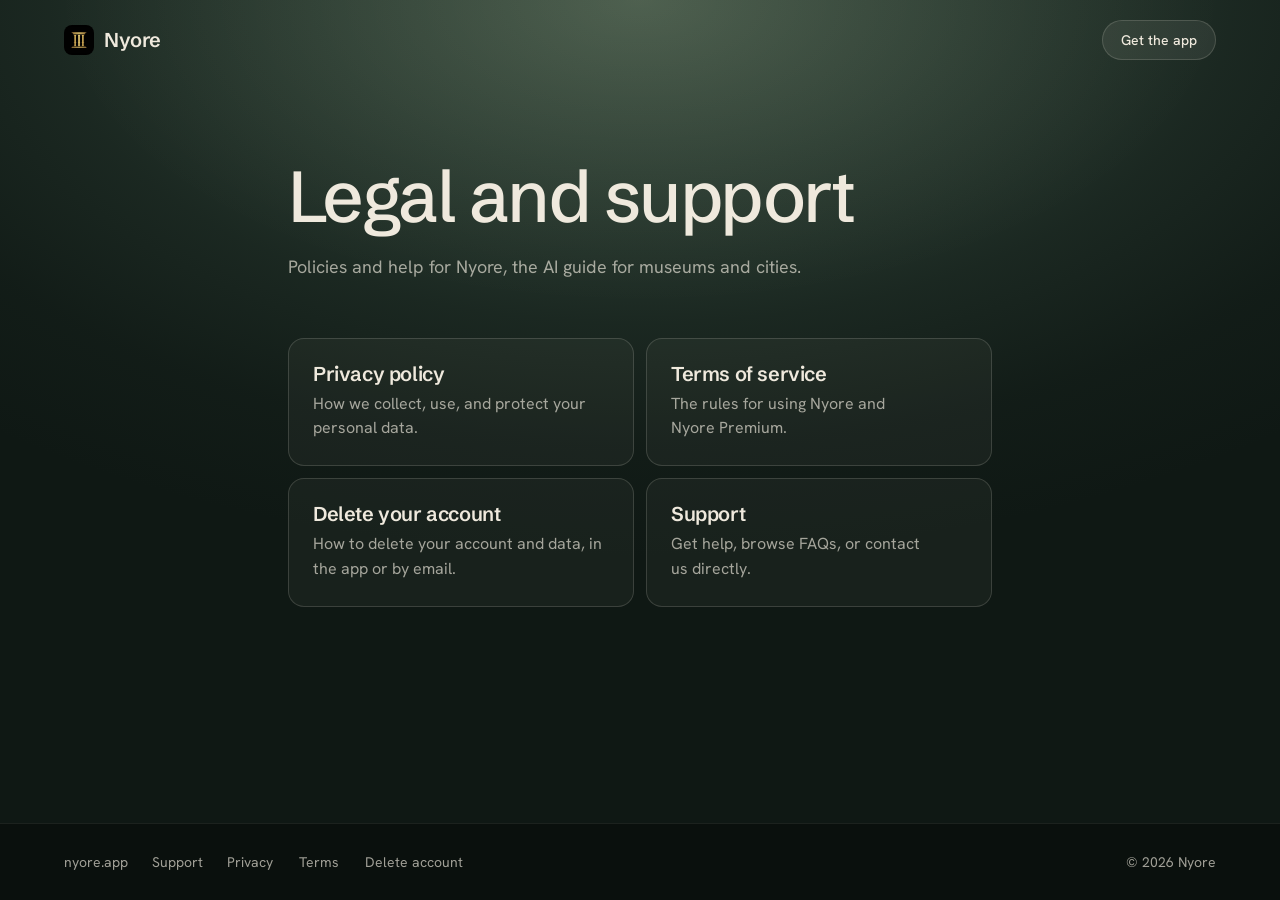
<file: index.html>
<!doctype html>
<html lang="en">
<head>
<meta charset="UTF-8" />
<meta name="viewport" content="width=device-width,initial-scale=1,viewport-fit=cover" />
<title>Nyore: legal and support</title>
<meta name="description" content="Privacy policy, terms, account deletion and support for Nyore, the AI guide for museums and cities." />
<link rel="canonical" href="https://iammertg.github.io/muse-legal/" />

<meta property="og:type" content="website" />
<meta property="og:site_name" content="Nyore" />
<meta property="og:url" content="https://iammertg.github.io/muse-legal/" />
<meta property="og:title" content="Nyore: legal and support" />
<meta property="og:description" content="Privacy policy, terms, account deletion and support for the Nyore app." />
<meta property="og:image" content="https://www.nyore.app/assets/og.jpg" />
<meta property="og:image:width" content="1200" />
<meta property="og:image:height" content="630" />
<meta property="og:image:alt" content="The Mona Lisa lit on a green gallery wall, with Nyore's camera holding it on an iPhone" />
<meta name="twitter:card" content="summary_large_image" />
<meta name="theme-color" content="#0F1814" />

<link rel="icon" type="image/png" sizes="128x128" href="favicon.png" />
<link rel="apple-touch-icon" href="apple-touch-icon.png" />

<link rel="preconnect" href="https://fonts.googleapis.com" />
<link rel="preconnect" href="https://fonts.gstatic.com" crossorigin />
<link href="https://fonts.googleapis.com/css2?family=Schibsted+Grotesk:wght@500;600&family=Hanken+Grotesk:wght@400;500;600&display=swap" rel="stylesheet" />
<link rel="stylesheet" href="site.css" />
</head>
<body>
<header class="nav">
  <a class="brand" href="https://www.nyore.app/" aria-label="Nyore home"><img src="logo.png" width="96" height="96" alt="" />Nyore</a>
  <a class="nav-cta" href="https://www.nyore.app/">Get the app</a>
</header>

<main>
  <h1 class="enter-1">Legal and support</h1>
  <p class="lede enter-2">Policies and help for Nyore, the AI guide for museums and cities.</p>

  <div class="panels pair enter-3">
    <a class="panel" href="privacy-policy.html">
      <h2>Privacy policy</h2>
      <p>How we collect, use, and protect your personal data.</p>
    </a>
    <a class="panel" href="terms.html">
      <h2>Terms of service</h2>
      <p>The rules for using Nyore and Nyore Premium.</p>
    </a>
    <a class="panel" href="delete-account.html">
      <h2>Delete your account</h2>
      <p>How to delete your account and data, in the app or by email.</p>
    </a>
    <a class="panel" href="support.html">
      <h2>Support</h2>
      <p>Get help, browse FAQs, or contact us directly.</p>
    </a>
  </div>
</main>

<footer>
  <nav aria-label="Footer">
    <a href="https://www.nyore.app/">nyore.app</a>
    <a href="support.html">Support</a>
    <a href="privacy-policy.html">Privacy</a>
    <a href="terms.html">Terms</a>
    <a href="delete-account.html">Delete account</a>
  </nav>
  <p>© <span id="y">2026</span> Nyore</p>
</footer>
<script>document.getElementById('y').textContent=new Date().getFullYear();</script>
</body>
</html>
</file>
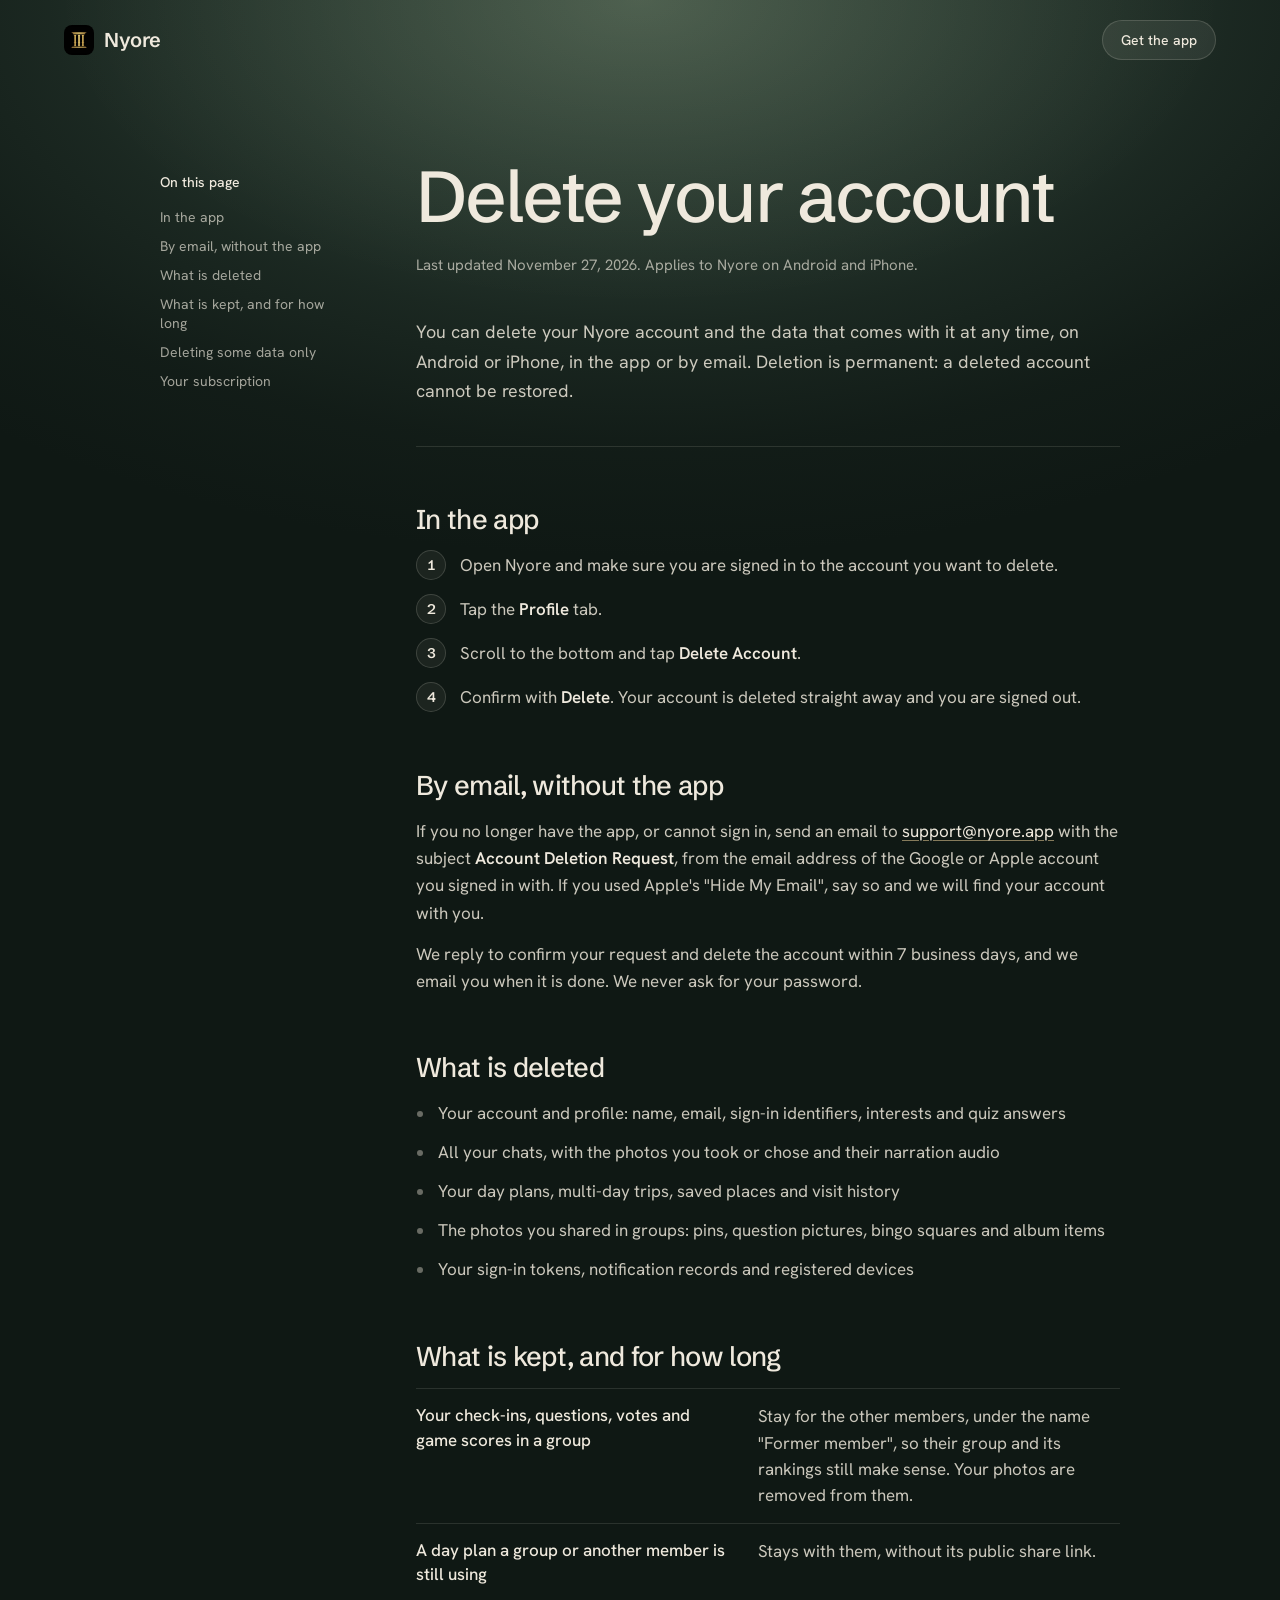
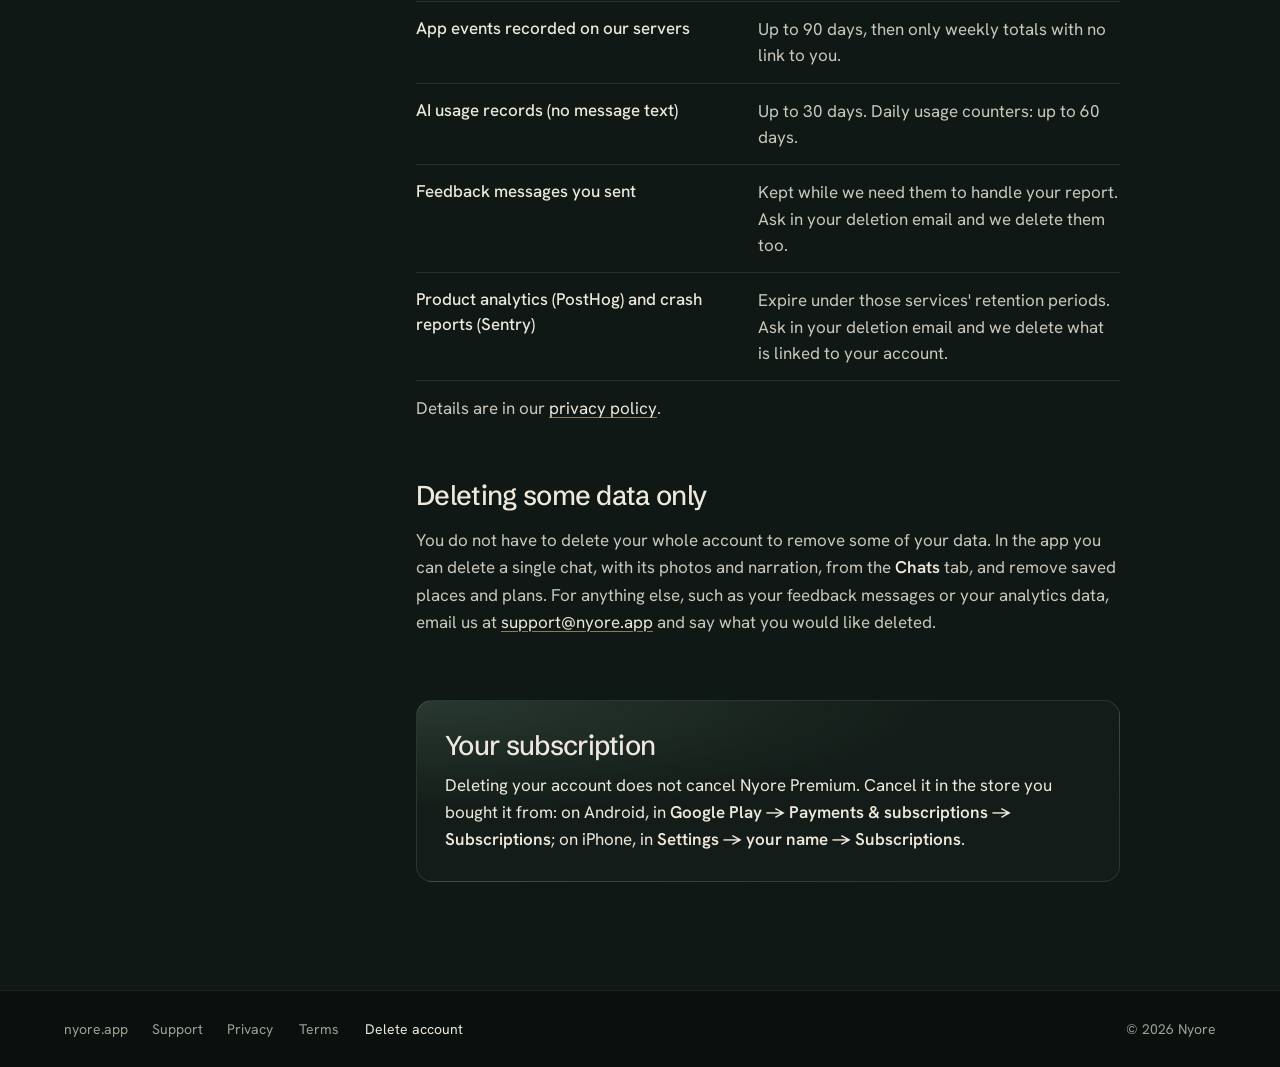
<file: delete-account.html>
<!doctype html>
<html lang="en">
<head>
<meta charset="UTF-8" />
<meta name="viewport" content="width=device-width,initial-scale=1,viewport-fit=cover" />
<title>Nyore: delete your account</title>
<meta name="description" content="How to delete your Nyore account and its data, in the app or by email, and what is deleted and kept." />
<link rel="canonical" href="https://iammertg.github.io/muse-legal/delete-account.html" />

<meta property="og:type" content="website" />
<meta property="og:site_name" content="Nyore" />
<meta property="og:url" content="https://iammertg.github.io/muse-legal/delete-account.html" />
<meta property="og:title" content="Nyore: delete your account" />
<meta property="og:description" content="Delete your Nyore account and its data, in the app or by email." />
<meta property="og:image" content="https://www.nyore.app/assets/og.jpg" />
<meta property="og:image:width" content="1200" />
<meta property="og:image:height" content="630" />
<meta property="og:image:alt" content="The Mona Lisa lit on a green gallery wall, with Nyore's camera holding it on an iPhone" />
<meta name="twitter:card" content="summary_large_image" />
<meta name="theme-color" content="#0F1814" />

<link rel="icon" type="image/png" sizes="128x128" href="favicon.png" />
<link rel="apple-touch-icon" href="apple-touch-icon.png" />

<link rel="preconnect" href="https://fonts.googleapis.com" />
<link rel="preconnect" href="https://fonts.gstatic.com" crossorigin />
<link href="https://fonts.googleapis.com/css2?family=Schibsted+Grotesk:wght@500;600&family=Hanken+Grotesk:wght@400;500;600&display=swap" rel="stylesheet" />
<link rel="stylesheet" href="site.css" />
</head>
<body>
<header class="nav">
  <a class="brand" href="https://www.nyore.app/" aria-label="Nyore home"><img src="logo.png" width="96" height="96" alt="" />Nyore</a>
  <a class="nav-cta" href="https://www.nyore.app/">Get the app</a>
</header>

<main class="doc">
  <nav class="toc" aria-label="On this page">
    <p>On this page</p>
    <ul>
      <li><a href="#in-the-app">In the app</a></li>
      <li><a href="#by-email">By email, without the app</a></li>
      <li><a href="#deleted">What is deleted</a></li>
      <li><a href="#kept">What is kept, and for how long</a></li>
      <li><a href="#some-data">Deleting some data only</a></li>
      <li><a href="#subscription">Your subscription</a></li>
    </ul>
  </nav>

  <article class="prose">
  <h1 class="enter-1">Delete your account</h1>
  <p class="meta enter-2"><time datetime="2026-11-27">Last updated November 27, 2026</time>. Applies to Nyore on Android and iPhone.</p>

  <p class="intro enter-2">
    You can delete your Nyore account and the data that comes with it at any time, on Android or
    iPhone, in the app or by email. Deletion is permanent: a deleted account cannot be restored.
  </p>

  <section>
    <h2 id="in-the-app">In the app</h2>
    <ol class="steps">
      <li>Open Nyore and make sure you are signed in to the account you want to delete.</li>
      <li>Tap the <strong>Profile</strong> tab.</li>
      <li>Scroll to the bottom and tap <strong>Delete Account</strong>.</li>
      <li>Confirm with <strong>Delete</strong>. Your account is deleted straight away and you are
        signed out.</li>
    </ol>
  </section>

  <section>
    <h2 id="by-email">By email, without the app</h2>
    <p>If you no longer have the app, or cannot sign in, send an email to
      <a href="mailto:support@nyore.app?subject=Account%20Deletion%20Request">support@nyore.app</a>
      with the subject <strong>Account Deletion Request</strong>, from the email address of the Google
      or Apple account you signed in with. If you used Apple's "Hide My Email", say so and we will
      find your account with you.</p>
    <p>We reply to confirm your request and delete the account within 7 business days, and we email
      you when it is done. We never ask for your password.</p>
  </section>

  <section>
    <h2 id="deleted">What is deleted</h2>
    <ul>
      <li>Your account and profile: name, email, sign-in identifiers, interests and quiz answers</li>
      <li>All your chats, with the photos you took or chose and their narration audio</li>
      <li>Your day plans, multi-day trips, saved places and visit history</li>
      <li>The photos you shared in groups: pins, question pictures, bingo squares and album
        items</li>
      <li>Your sign-in tokens, notification records and registered devices</li>
    </ul>
  </section>

  <section>
    <h2 id="kept">What is kept, and for how long</h2>
    <dl class="facts">
      <div><dt>Your check-ins, questions, votes and game scores in a group</dt>
        <dd>Stay for the other members, under the name "Former member", so their group and its
          rankings still make sense. Your photos are removed from them.</dd></div>
      <div><dt>A day plan a group or another member is still using</dt>
        <dd>Stays with them, without its public share link.</dd></div>
      <div><dt>App events recorded on our servers</dt>
        <dd>Up to 90 days, then only weekly totals with no link to you.</dd></div>
      <div><dt>AI usage records (no message text)</dt>
        <dd>Up to 30 days. Daily usage counters: up to 60 days.</dd></div>
      <div><dt>Feedback messages you sent</dt>
        <dd>Kept while we need them to handle your report. Ask in your deletion email and we
          delete them too.</dd></div>
      <div><dt>Product analytics (PostHog) and crash reports (Sentry)</dt>
        <dd>Expire under those services' retention periods. Ask in your deletion email and we
          delete what is linked to your account.</dd></div>
    </dl>
    <p>Details are in our <a href="privacy-policy.html#retention">privacy policy</a>.</p>
  </section>

  <section>
    <h2 id="some-data">Deleting some data only</h2>
    <p>You do not have to delete your whole account to remove some of your data. In the app you can
      delete a single chat, with its photos and narration, from the <strong>Chats</strong> tab, and
      remove saved places and plans. For anything else, such as your feedback messages or your
      analytics data, email us at
      <a href="mailto:support@nyore.app">support@nyore.app</a> and say what you would
      like deleted.</p>
  </section>

  <section class="note">
    <h2 id="subscription">Your subscription</h2>
    <p>Deleting your account does not cancel Nyore Premium. Cancel it in the store you bought it
      from: on Android, in <strong>Google Play → Payments &amp; subscriptions → Subscriptions</strong>;
      on iPhone, in <strong>Settings → your name → Subscriptions</strong>.</p>
  </section>
  </article>
</main>

<footer>
  <nav aria-label="Footer">
    <a href="https://www.nyore.app/">nyore.app</a>
    <a href="support.html">Support</a>
    <a href="privacy-policy.html">Privacy</a>
    <a href="terms.html">Terms</a>
    <a href="delete-account.html" aria-current="page">Delete account</a>
  </nav>
  <p>© <span id="y">2026</span> Nyore</p>
</footer>
<script>document.getElementById('y').textContent=new Date().getFullYear();</script>
</body>
</html>
</file>
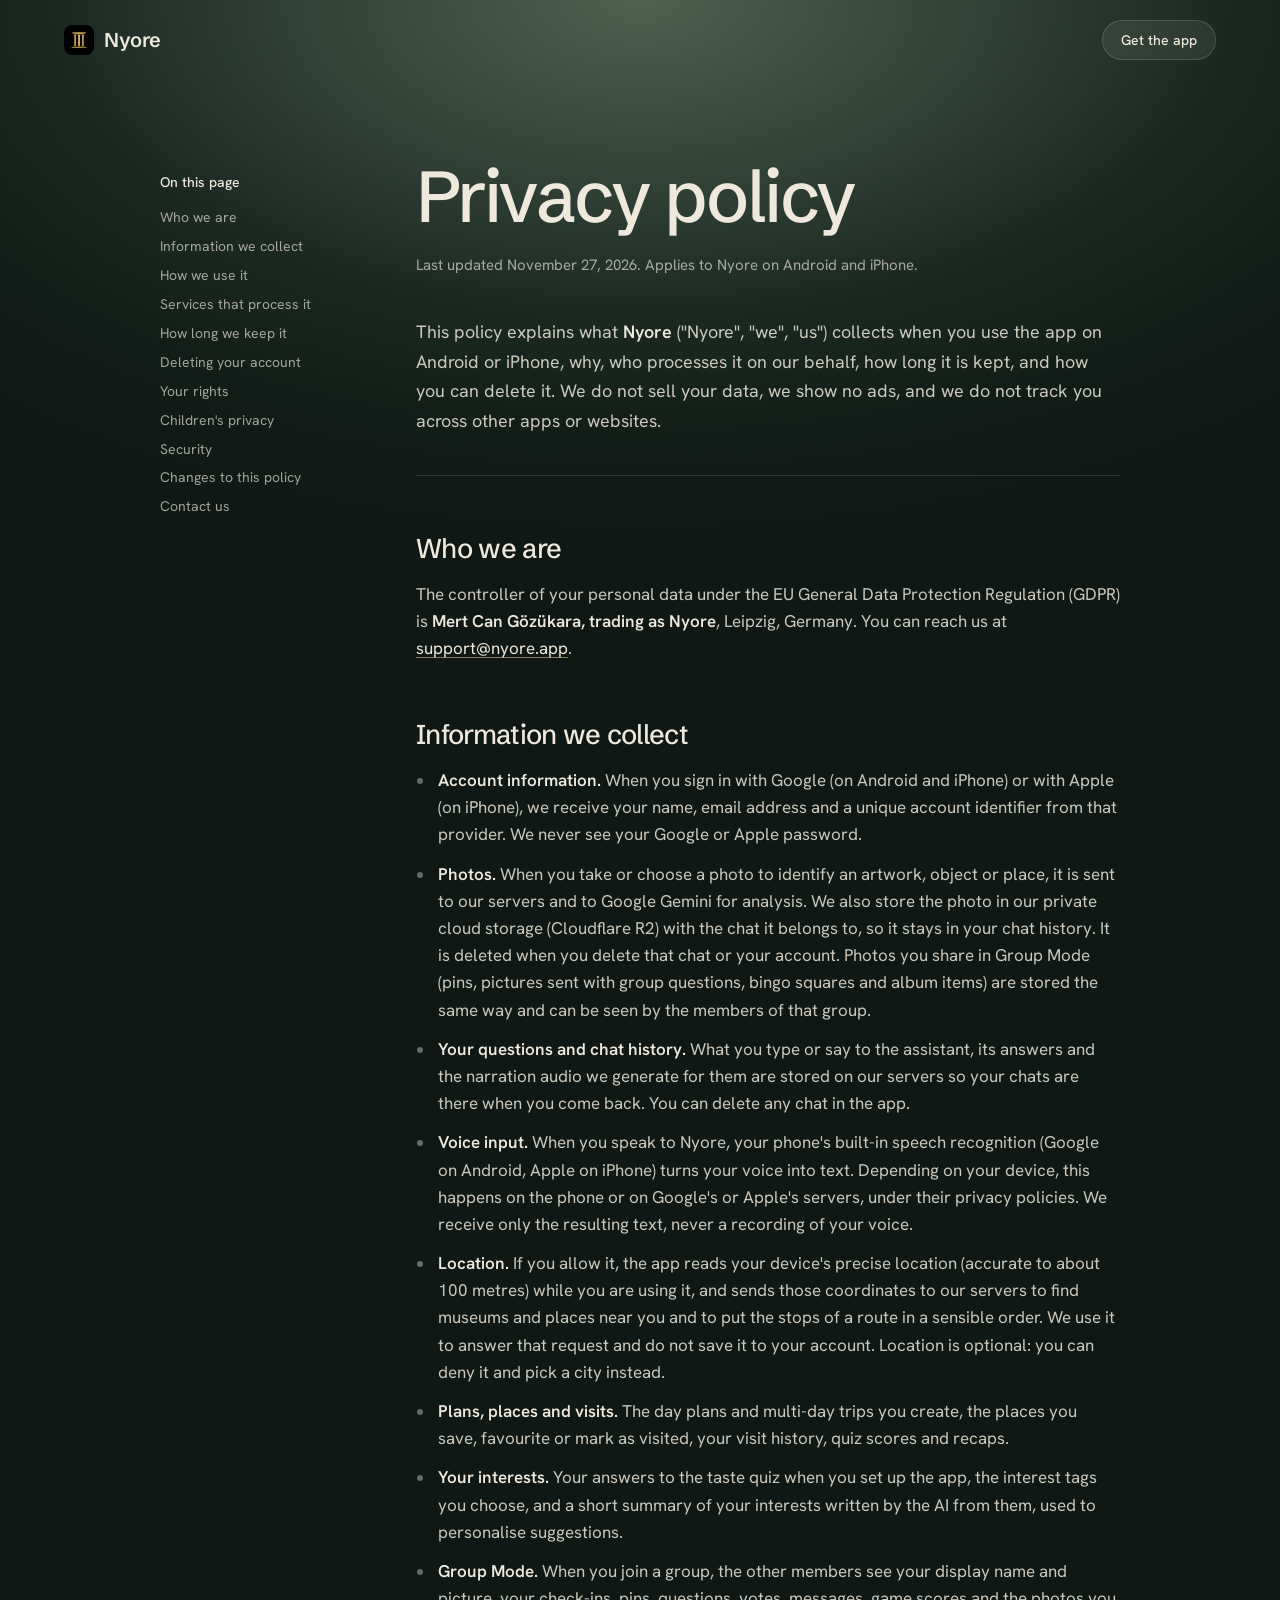
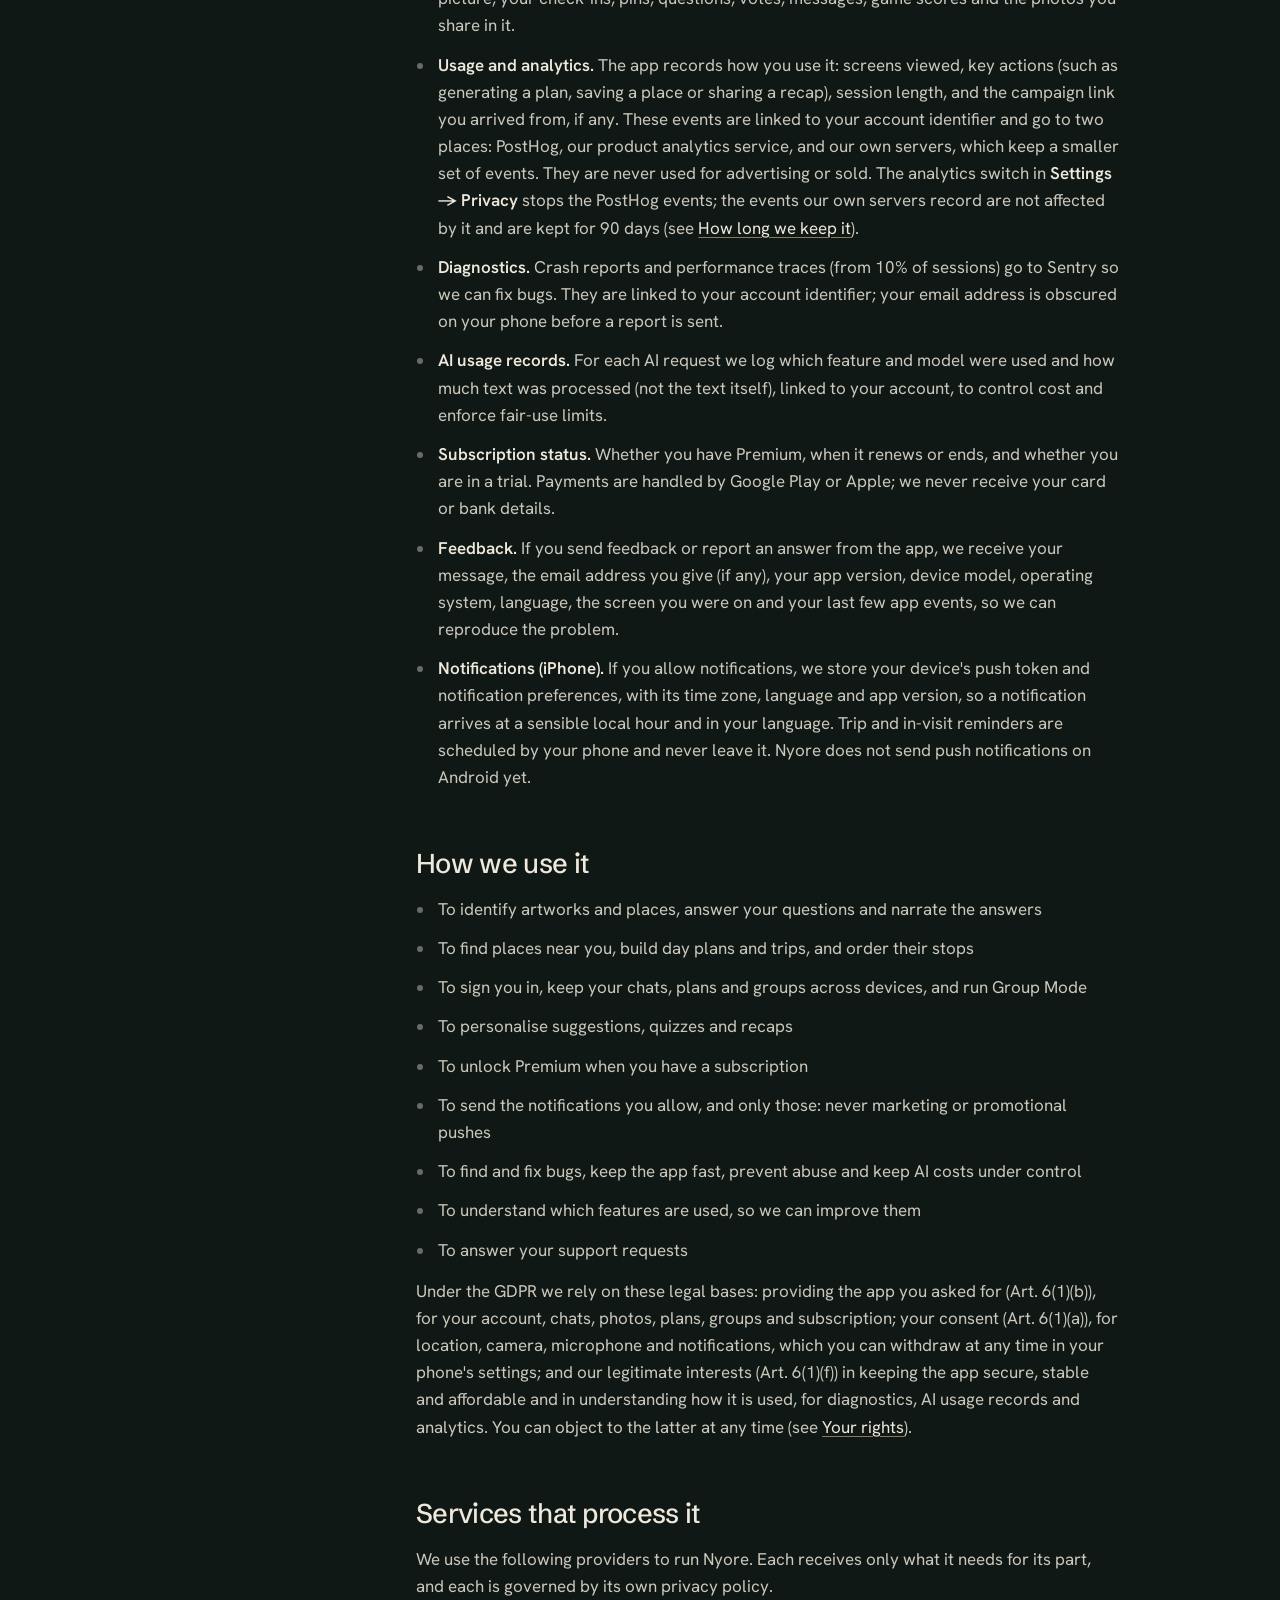
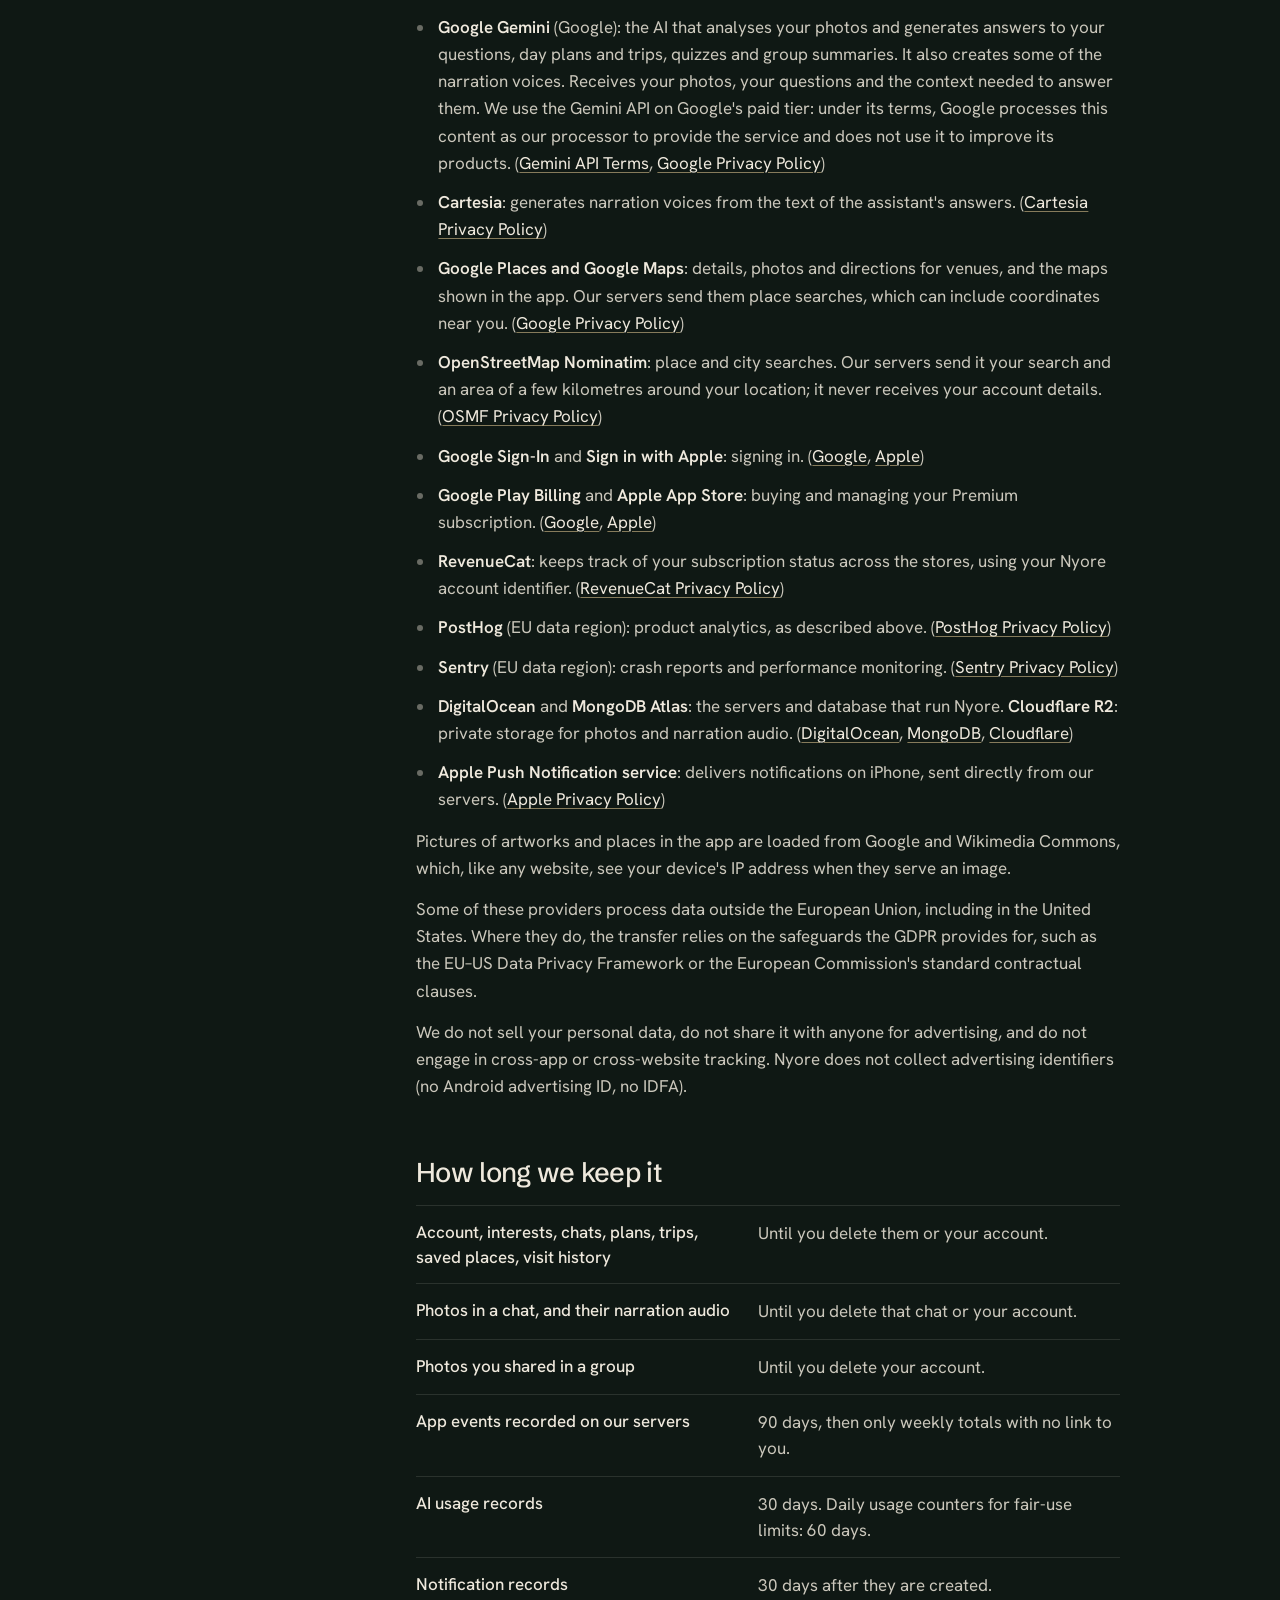
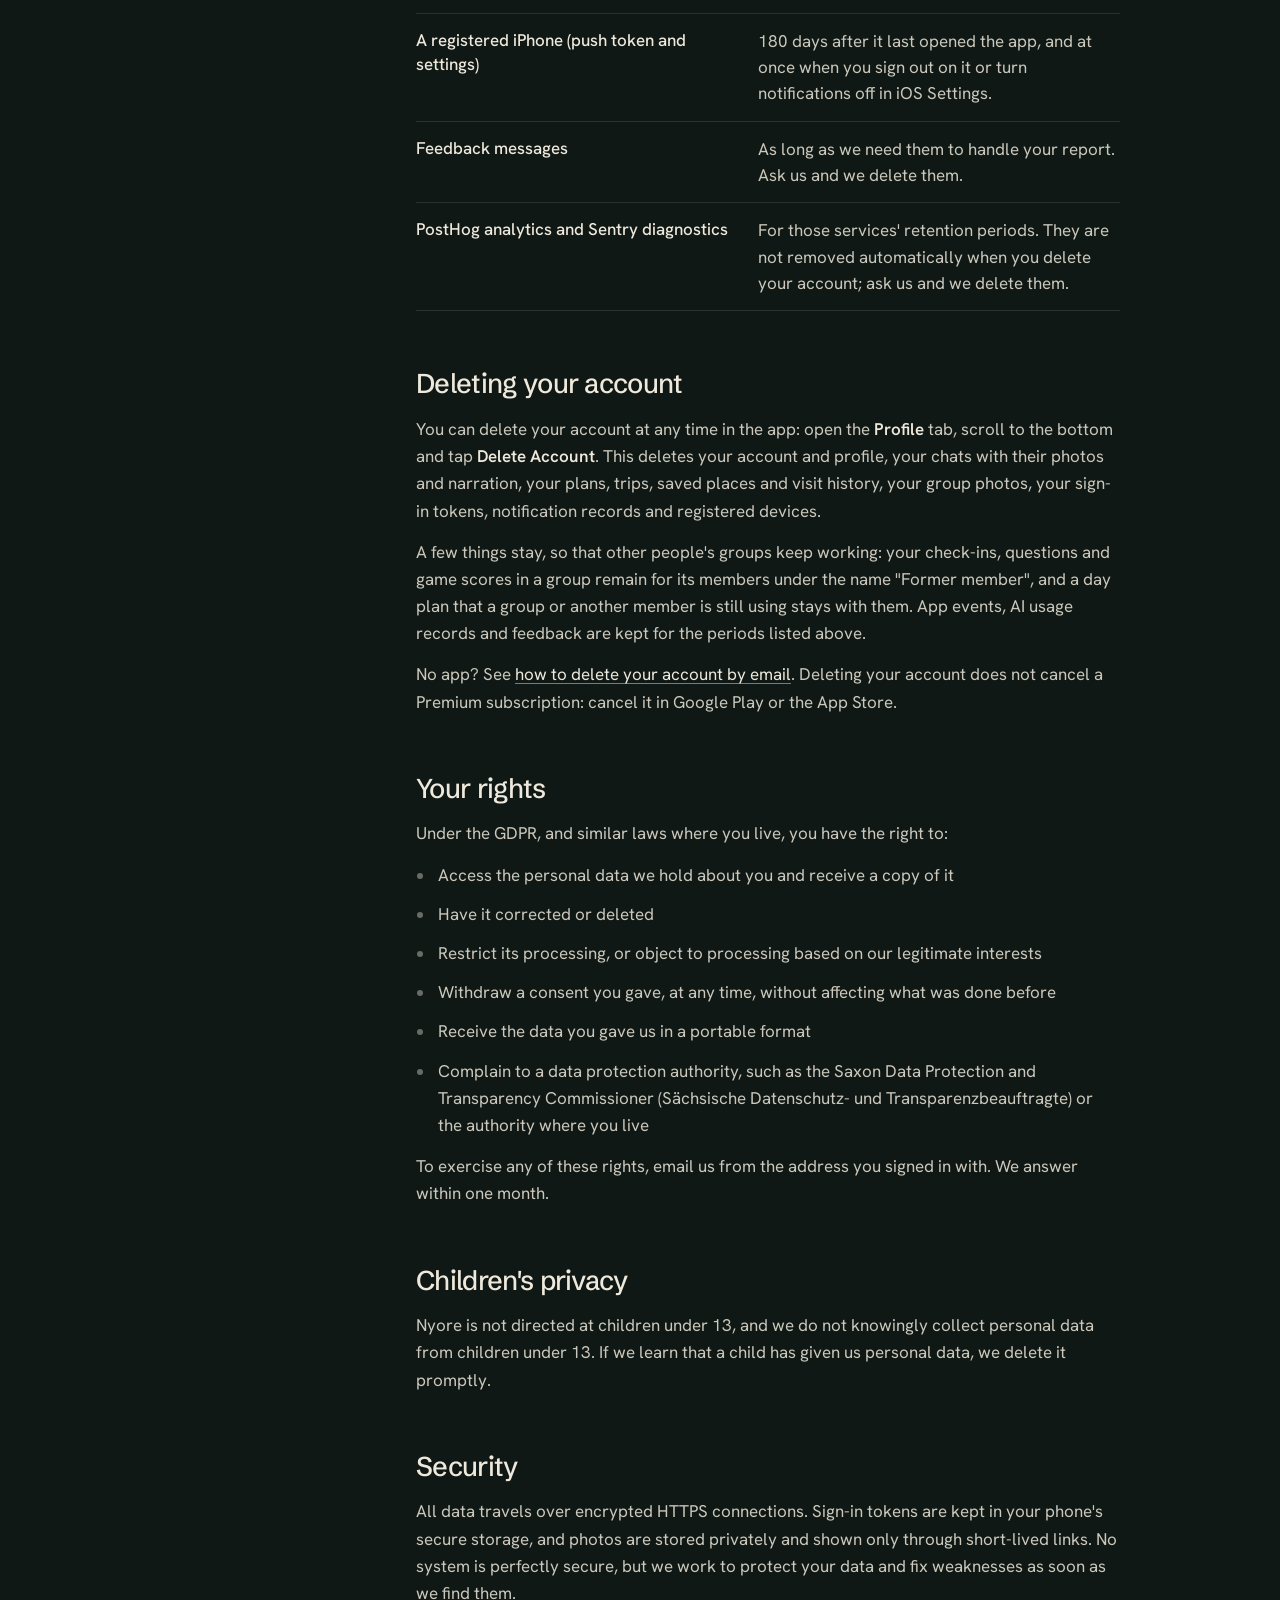
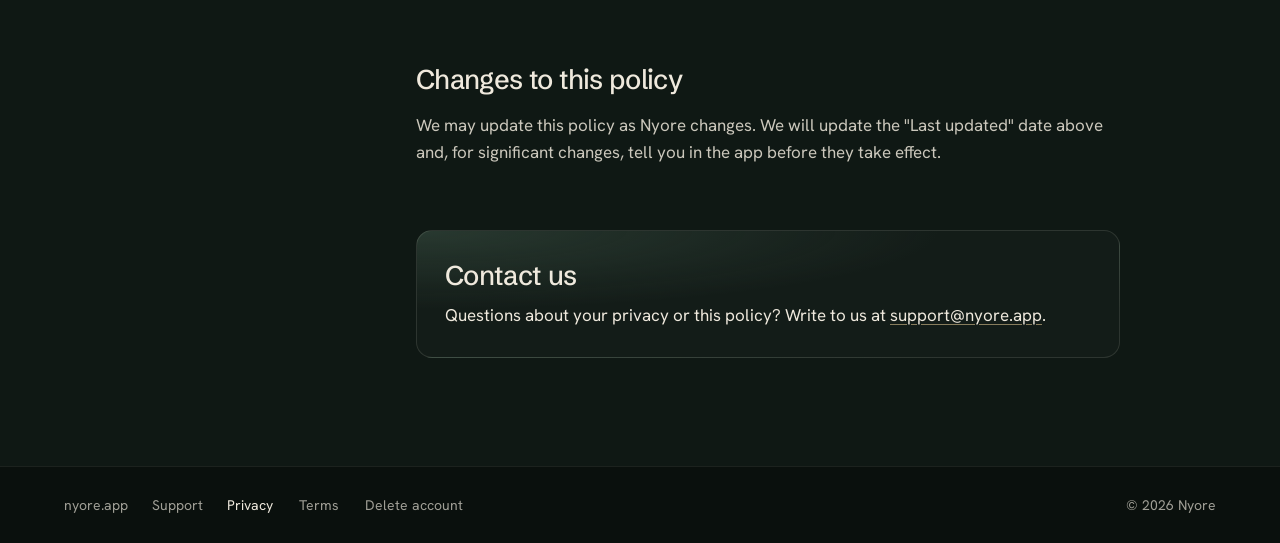
<file: privacy-policy.html>
<!doctype html>
<html lang="en">
<head>
<meta charset="UTF-8" />
<meta name="viewport" content="width=device-width,initial-scale=1,viewport-fit=cover" />
<title>Nyore: privacy policy</title>
<meta name="description" content="Privacy policy for Nyore, the AI guide for museums and cities, on Android and iPhone." />
<link rel="canonical" href="https://iammertg.github.io/muse-legal/privacy-policy.html" />

<meta property="og:type" content="website" />
<meta property="og:site_name" content="Nyore" />
<meta property="og:url" content="https://iammertg.github.io/muse-legal/privacy-policy.html" />
<meta property="og:title" content="Nyore: privacy policy" />
<meta property="og:description" content="What Nyore collects, who processes it, how long it is kept, and how to delete it." />
<meta property="og:image" content="https://www.nyore.app/assets/og.jpg" />
<meta property="og:image:width" content="1200" />
<meta property="og:image:height" content="630" />
<meta property="og:image:alt" content="The Mona Lisa lit on a green gallery wall, with Nyore's camera holding it on an iPhone" />
<meta name="twitter:card" content="summary_large_image" />
<meta name="theme-color" content="#0F1814" />

<link rel="icon" type="image/png" sizes="128x128" href="favicon.png" />
<link rel="apple-touch-icon" href="apple-touch-icon.png" />

<link rel="preconnect" href="https://fonts.googleapis.com" />
<link rel="preconnect" href="https://fonts.gstatic.com" crossorigin />
<link href="https://fonts.googleapis.com/css2?family=Schibsted+Grotesk:wght@500;600&family=Hanken+Grotesk:wght@400;500;600&display=swap" rel="stylesheet" />
<link rel="stylesheet" href="site.css" />
</head>
<body>
<header class="nav">
  <a class="brand" href="https://www.nyore.app/" aria-label="Nyore home"><img src="logo.png" width="96" height="96" alt="" />Nyore</a>
  <a class="nav-cta" href="https://www.nyore.app/">Get the app</a>
</header>

<main class="doc">
  <nav class="toc" aria-label="On this page">
    <p>On this page</p>
    <ul>
      <li><a href="#who">Who we are</a></li>
      <li><a href="#collect">Information we collect</a></li>
      <li><a href="#use">How we use it</a></li>
      <li><a href="#third-parties">Services that process it</a></li>
      <li><a href="#retention">How long we keep it</a></li>
      <li><a href="#deletion">Deleting your account</a></li>
      <li><a href="#rights">Your rights</a></li>
      <li><a href="#children">Children's privacy</a></li>
      <li><a href="#security">Security</a></li>
      <li><a href="#changes">Changes to this policy</a></li>
      <li><a href="#contact">Contact us</a></li>
    </ul>
  </nav>

  <article class="prose">
  <h1 class="enter-1">Privacy policy</h1>
  <p class="meta enter-2"><time datetime="2026-11-27">Last updated November 27, 2026</time>. Applies to Nyore on Android and iPhone.</p>

  <p class="intro enter-2">
    This policy explains what <strong>Nyore</strong> ("Nyore", "we",
    "us") collects when you use the app on Android or iPhone, why, who processes it on our behalf,
    how long it is kept, and how you can delete it. We do not sell your data, we show no ads, and we
    do not track you across other apps or websites.
  </p>

  <section>
    <h2 id="who">Who we are</h2>
    <p>The controller of your personal data under the EU General Data Protection Regulation (GDPR)
      is <strong>Mert Can Gözükara, trading as Nyore</strong>, Leipzig, Germany. You can reach us at
      <a href="mailto:support@nyore.app">support@nyore.app</a>.</p>
  </section>

  <section>
    <h2 id="collect">Information we collect</h2>
    <ul>
      <li><strong>Account information.</strong> When you sign in with Google (on Android and iPhone)
        or with Apple (on iPhone), we receive your name, email address and a unique account
        identifier from that provider. We never see your Google or Apple password.</li>
      <li><strong>Photos.</strong> When you take or choose a photo to identify an artwork, object or
        place, it is sent to our servers and to Google Gemini for analysis. We also store the photo in
        our private cloud storage (Cloudflare R2) with the chat it belongs to, so it stays in your
        chat history. It is deleted when you delete that chat or your account. Photos you share in
        Group Mode (pins, pictures sent with group questions, bingo squares and album items) are
        stored the same way and can be seen by the members of that group.</li>
      <li><strong>Your questions and chat history.</strong> What you type or say to the assistant,
        its answers and the narration audio we generate for them are stored on our servers so your
        chats are there when you come back. You can delete any chat in the app.</li>
      <li><strong>Voice input.</strong> When you speak to Nyore, your phone's built-in speech
        recognition (Google on Android, Apple on iPhone) turns your voice into text. Depending on your
        device, this happens on the phone or on Google's or Apple's servers, under their privacy
        policies. We receive only the resulting text, never a recording of your voice.</li>
      <li><strong>Location.</strong> If you allow it, the app reads your device's precise location
        (accurate to about 100 metres) while you are using it, and sends those coordinates to our
        servers to find museums and places near you and to put the stops of a route in a sensible
        order. We use it to answer that request and do not save it to your account. Location is
        optional: you can deny it and pick a city instead.</li>
      <li><strong>Plans, places and visits.</strong> The day plans and multi-day trips you create,
        the places you save, favourite or mark as visited, your visit history, quiz scores and
        recaps.</li>
      <li><strong>Your interests.</strong> Your answers to the taste quiz when you set up the app,
        the interest tags you choose, and a short summary of your interests written by the AI from
        them, used to personalise suggestions.</li>
      <li><strong>Group Mode.</strong> When you join a group, the other members see your display
        name and picture, your check-ins, pins, questions, votes, messages, game scores and the photos
        you share in it.</li>
      <li><strong>Usage and analytics.</strong> The app records how you use it: screens viewed, key
        actions (such as generating a plan, saving a place or sharing a recap), session length, and
        the campaign link you arrived from, if any. These events are linked to your account
        identifier and go to two places: PostHog, our product analytics service, and our own
        servers, which keep a smaller set of events. They are never used for advertising or sold.
        The analytics switch in <strong>Settings → Privacy</strong> stops the PostHog events; the
        events our own servers record are not affected by it and are kept for 90 days (see
        <a href="#retention">How long we keep it</a>).</li>
      <li><strong>Diagnostics.</strong> Crash reports and performance traces (from 10% of sessions)
        go to Sentry so we can fix bugs. They are linked to your account identifier; your email
        address is obscured on your phone before a report is sent.</li>
      <li><strong>AI usage records.</strong> For each AI request we log which feature and model were
        used and how much text was processed (not the text itself), linked to your account, to
        control cost and enforce fair-use limits.</li>
      <li><strong>Subscription status.</strong> Whether you have Premium, when it renews or ends, and
        whether you are in a trial. Payments are handled by Google Play or Apple; we never receive
        your card or bank details.</li>
      <li><strong>Feedback.</strong> If you send feedback or report an answer from the app, we receive
        your message, the email address you give (if any), your app version, device model, operating
        system, language, the screen you were on and your last few app events, so we can reproduce
        the problem.</li>
      <li><strong>Notifications (iPhone).</strong> If you allow notifications, we store your device's
        push token and notification preferences, with its time zone, language and app version, so a
        notification arrives at a sensible local hour and in your language. Trip and in-visit
        reminders are scheduled by your phone and never leave it. Nyore does not send push
        notifications on Android yet.</li>
    </ul>
  </section>

  <section>
    <h2 id="use">How we use it</h2>
    <ul>
      <li>To identify artworks and places, answer your questions and narrate the answers</li>
      <li>To find places near you, build day plans and trips, and order their stops</li>
      <li>To sign you in, keep your chats, plans and groups across devices, and run Group Mode</li>
      <li>To personalise suggestions, quizzes and recaps</li>
      <li>To unlock Premium when you have a subscription</li>
      <li>To send the notifications you allow, and only those: never marketing or promotional
        pushes</li>
      <li>To find and fix bugs, keep the app fast, prevent abuse and keep AI costs under control</li>
      <li>To understand which features are used, so we can improve them</li>
      <li>To answer your support requests</li>
    </ul>
    <p>Under the GDPR we rely on these legal bases: providing the app you asked for (Art. 6(1)(b)),
      for your account, chats, photos, plans, groups and subscription; your consent (Art. 6(1)(a)),
      for location, camera, microphone and notifications, which you can withdraw at any time in your
      phone's settings; and our legitimate interests (Art. 6(1)(f)) in keeping the app secure,
      stable and affordable and in understanding how it is used, for diagnostics, AI usage records
      and analytics. You can object to the latter at any time (see <a href="#rights">Your
      rights</a>).</p>
  </section>

  <section>
    <h2 id="third-parties">Services that process it</h2>
    <p>We use the following providers to run Nyore. Each receives only what it needs for its part,
      and each is governed by its own privacy policy.</p>
    <ul>
      <li><strong>Google Gemini</strong> (Google): the AI that analyses your photos and generates
        answers to your questions, day plans and trips, quizzes and group summaries. It also creates
        some of the narration voices. Receives your photos, your questions and the context needed to
        answer them. We use the Gemini API on Google's paid tier: under its terms, Google processes
        this content as our processor to provide the service and does not use it to improve its
        products.
        (<a href="https://ai.google.dev/gemini-api/terms" target="_blank" rel="noopener">Gemini API Terms</a>,
        <a href="https://policies.google.com/privacy" target="_blank" rel="noopener">Google Privacy Policy</a>)</li>
      <li><strong>Cartesia</strong>: generates narration voices from the text of the assistant's
        answers. (<a href="https://www.cartesia.ai/legal/privacy" target="_blank" rel="noopener">Cartesia Privacy Policy</a>)</li>
      <li><strong>Google Places and Google Maps</strong>: details, photos and directions for venues,
        and the maps shown in the app. Our servers send them place searches, which can include
        coordinates near you. (<a href="https://policies.google.com/privacy" target="_blank" rel="noopener">Google Privacy Policy</a>)</li>
      <li><strong>OpenStreetMap Nominatim</strong>: place and city searches. Our servers send it your
        search and an area of a few kilometres around your location; it never receives your account
        details. (<a href="https://osmfoundation.org/wiki/Privacy_Policy" target="_blank" rel="noopener">OSMF Privacy Policy</a>)</li>
      <li><strong>Google Sign-In</strong> and <strong>Sign in with Apple</strong>: signing in.
        (<a href="https://policies.google.com/privacy" target="_blank" rel="noopener">Google</a>,
        <a href="https://www.apple.com/legal/privacy/" target="_blank" rel="noopener">Apple</a>)</li>
      <li><strong>Google Play Billing</strong> and <strong>Apple App Store</strong>: buying and
        managing your Premium subscription. (<a href="https://policies.google.com/privacy" target="_blank" rel="noopener">Google</a>,
        <a href="https://www.apple.com/legal/privacy/" target="_blank" rel="noopener">Apple</a>)</li>
      <li><strong>RevenueCat</strong>: keeps track of your subscription status across the stores,
        using your Nyore account identifier.
        (<a href="https://www.revenuecat.com/privacy" target="_blank" rel="noopener">RevenueCat Privacy Policy</a>)</li>
      <li><strong>PostHog</strong> (EU data region): product analytics, as described above.
        (<a href="https://posthog.com/privacy" target="_blank" rel="noopener">PostHog Privacy Policy</a>)</li>
      <li><strong>Sentry</strong> (EU data region): crash reports and performance monitoring.
        (<a href="https://sentry.io/privacy/" target="_blank" rel="noopener">Sentry Privacy Policy</a>)</li>
      <li><strong>DigitalOcean</strong> and <strong>MongoDB Atlas</strong>: the servers and database
        that run Nyore. <strong>Cloudflare R2</strong>: private storage for photos and narration
        audio. (<a href="https://www.digitalocean.com/legal/privacy-policy" target="_blank" rel="noopener">DigitalOcean</a>,
        <a href="https://www.mongodb.com/legal/privacy/privacy-policy" target="_blank" rel="noopener">MongoDB</a>,
        <a href="https://www.cloudflare.com/privacypolicy/" target="_blank" rel="noopener">Cloudflare</a>)</li>
      <li><strong>Apple Push Notification service</strong>: delivers notifications on iPhone,
        sent directly from our servers. (<a href="https://www.apple.com/legal/privacy/" target="_blank" rel="noopener">Apple Privacy Policy</a>)</li>
    </ul>
    <p>Pictures of artworks and places in the app are loaded from Google and Wikimedia Commons,
      which, like any website, see your device's IP address when they serve an image.</p>
    <p>Some of these providers process data outside the European Union, including in the United
      States. Where they do, the transfer relies on the safeguards the GDPR provides for, such as the
      EU–US Data Privacy Framework or the European Commission's standard contractual clauses.</p>
    <p>We do not sell your personal data, do not share it with anyone for advertising, and do not
      engage in cross-app or cross-website tracking. Nyore does not collect advertising identifiers
      (no Android advertising ID, no IDFA).</p>
  </section>

  <section>
    <h2 id="retention">How long we keep it</h2>
    <dl class="facts">
      <div><dt>Account, interests, chats, plans, trips, saved places, visit history</dt>
        <dd>Until you delete them or your account.</dd></div>
      <div><dt>Photos in a chat, and their narration audio</dt>
        <dd>Until you delete that chat or your account.</dd></div>
      <div><dt>Photos you shared in a group</dt>
        <dd>Until you delete your account.</dd></div>
      <div><dt>App events recorded on our servers</dt>
        <dd>90 days, then only weekly totals with no link to you.</dd></div>
      <div><dt>AI usage records</dt>
        <dd>30 days. Daily usage counters for fair-use limits: 60 days.</dd></div>
      <div><dt>Notification records</dt>
        <dd>30 days after they are created.</dd></div>
      <div><dt>A registered iPhone (push token and settings)</dt>
        <dd>180 days after it last opened the app, and at once when you sign out on it or turn
          notifications off in iOS Settings.</dd></div>
      <div><dt>Feedback messages</dt>
        <dd>As long as we need them to handle your report. Ask us and we delete them.</dd></div>
      <div><dt>PostHog analytics and Sentry diagnostics</dt>
        <dd>For those services' retention periods. They are not removed automatically when you
          delete your account; ask us and we delete them.</dd></div>
    </dl>
  </section>

  <section>
    <h2 id="deletion">Deleting your account</h2>
    <p>You can delete your account at any time in the app: open the <strong>Profile</strong> tab,
      scroll to the bottom and tap <strong>Delete Account</strong>. This deletes your account and
      profile, your chats with their photos and narration, your plans, trips, saved places and
      visit history, your group photos, your sign-in tokens, notification records and registered
      devices.</p>
    <p>A few things stay, so that other people's groups keep working: your check-ins, questions and
      game scores in a group remain for its members under the name "Former member", and a day plan
      that a group or another member is still using stays with them. App events, AI usage records and
      feedback are kept for the periods listed above.</p>
    <p>No app? See <a href="delete-account.html">how to delete your account by email</a>. Deleting
      your account does not cancel a Premium subscription: cancel it in Google Play or the App
      Store.</p>
  </section>

  <section>
    <h2 id="rights">Your rights</h2>
    <p>Under the GDPR, and similar laws where you live, you have the right to:</p>
    <ul>
      <li>Access the personal data we hold about you and receive a copy of it</li>
      <li>Have it corrected or deleted</li>
      <li>Restrict its processing, or object to processing based on our legitimate interests</li>
      <li>Withdraw a consent you gave, at any time, without affecting what was done before</li>
      <li>Receive the data you gave us in a portable format</li>
      <li>Complain to a data protection authority, such as the Saxon Data Protection and
        Transparency Commissioner (Sächsische Datenschutz- und Transparenzbeauftragte) or the
        authority where you live</li>
    </ul>
    <p>To exercise any of these rights, email us from the address you signed in with. We answer
      within one month.</p>
  </section>

  <section>
    <h2 id="children">Children's privacy</h2>
    <p>Nyore is not directed at children under 13, and we do not knowingly collect personal data
      from children under 13. If we learn that a child has given us personal data, we delete it
      promptly.</p>
  </section>

  <section>
    <h2 id="security">Security</h2>
    <p>All data travels over encrypted HTTPS connections. Sign-in tokens are kept in your phone's
      secure storage, and photos are stored privately and shown only through short-lived links. No
      system is perfectly secure, but we work to protect your data and fix weaknesses as soon as we
      find them.</p>
  </section>

  <section>
    <h2 id="changes">Changes to this policy</h2>
    <p>We may update this policy as Nyore changes. We will update the "Last updated" date above
      and, for significant changes, tell you in the app before they take effect.</p>
  </section>

  <section class="note">
    <h2 id="contact">Contact us</h2>
    <p>Questions about your privacy or this policy? Write to us at
      <a href="mailto:support@nyore.app">support@nyore.app</a>.</p>
  </section>
  </article>
</main>

<footer>
  <nav aria-label="Footer">
    <a href="https://www.nyore.app/">nyore.app</a>
    <a href="support.html">Support</a>
    <a href="privacy-policy.html" aria-current="page">Privacy</a>
    <a href="terms.html">Terms</a>
    <a href="delete-account.html">Delete account</a>
  </nav>
  <p>© <span id="y">2026</span> Nyore</p>
</footer>
<script>document.getElementById('y').textContent=new Date().getFullYear();</script>
</body>
</html>
</file>
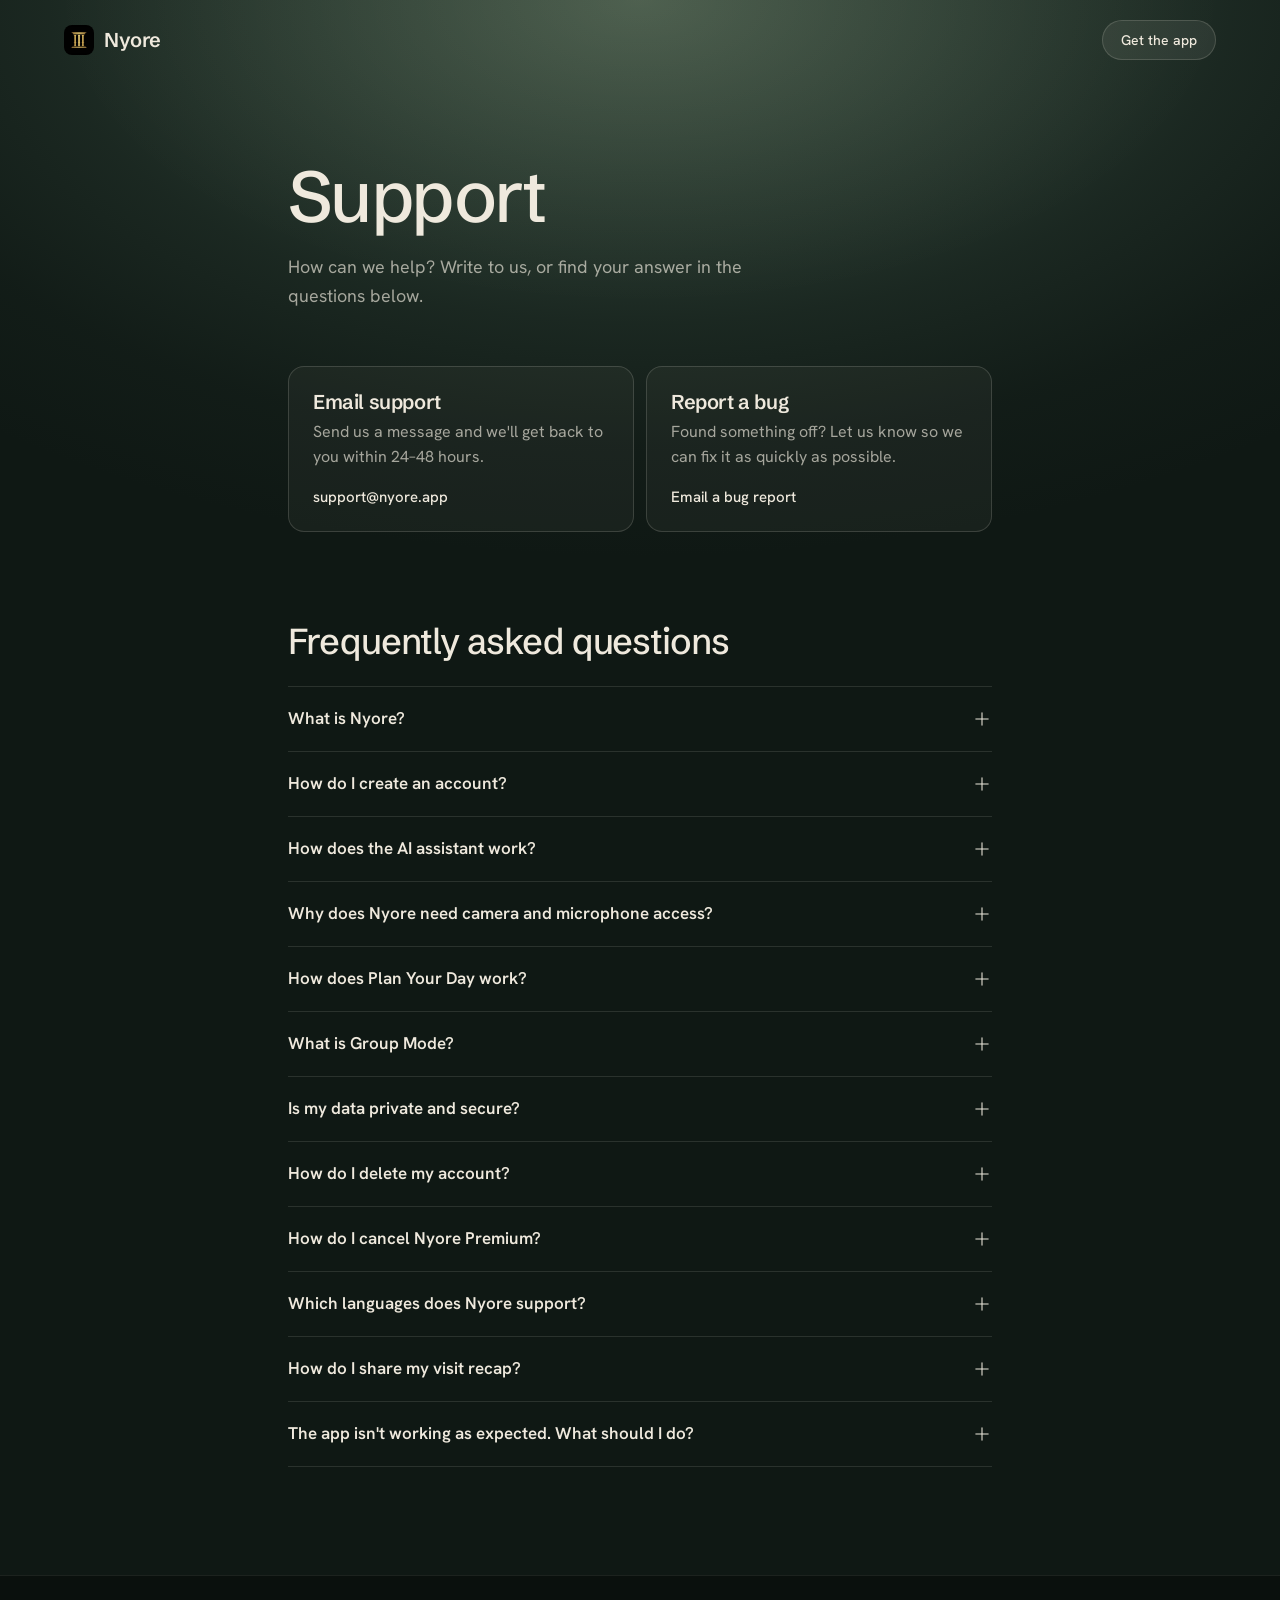
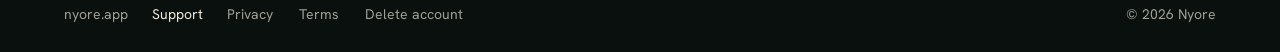
<file: support.html>
<!doctype html>
<html lang="en">
<head>
<meta charset="UTF-8" />
<meta name="viewport" content="width=device-width,initial-scale=1,viewport-fit=cover" />
<title>Nyore: support</title>
<meta name="description" content="Get support for Nyore, the AI guide for museums and cities. Contact us or browse frequently asked questions." />
<link rel="canonical" href="https://iammertg.github.io/muse-legal/support.html" />

<meta property="og:type" content="website" />
<meta property="og:site_name" content="Nyore" />
<meta property="og:url" content="https://iammertg.github.io/muse-legal/support.html" />
<meta property="og:title" content="Nyore: support" />
<meta property="og:description" content="Contact Nyore or browse frequently asked questions." />
<meta property="og:image" content="https://www.nyore.app/assets/og.jpg" />
<meta property="og:image:width" content="1200" />
<meta property="og:image:height" content="630" />
<meta property="og:image:alt" content="The Mona Lisa lit on a green gallery wall, with Nyore's camera holding it on an iPhone" />
<meta name="twitter:card" content="summary_large_image" />
<meta name="theme-color" content="#0F1814" />

<link rel="icon" type="image/png" sizes="128x128" href="favicon.png" />
<link rel="apple-touch-icon" href="apple-touch-icon.png" />

<link rel="preconnect" href="https://fonts.googleapis.com" />
<link rel="preconnect" href="https://fonts.gstatic.com" crossorigin />
<link href="https://fonts.googleapis.com/css2?family=Schibsted+Grotesk:wght@500;600&family=Hanken+Grotesk:wght@400;500;600&display=swap" rel="stylesheet" />
<link rel="stylesheet" href="site.css" />
</head>
<body>
<header class="nav">
  <a class="brand" href="https://www.nyore.app/" aria-label="Nyore home"><img src="logo.png" width="96" height="96" alt="" />Nyore</a>
  <a class="nav-cta" href="https://www.nyore.app/">Get the app</a>
</header>

<main>
  <h1 class="enter-1">Support</h1>
  <p class="lede enter-2">How can we help? Write to us, or find your answer in the questions below.</p>

  <div class="panels pair enter-3">
    <a class="panel" href="mailto:support@nyore.app">
      <h2>Email support</h2>
      <p>Send us a message and we'll get back to you within 24–48 hours.</p>
      <span class="go">support@nyore.app</span>
    </a>
    <a class="panel" href="mailto:support@nyore.app?subject=Bug%20report">
      <h2>Report a bug</h2>
      <p>Found something off? Let us know so we can fix it as quickly as possible.</p>
      <span class="go">Email a bug report</span>
    </a>
  </div>

  <h2 class="part" id="faq">Frequently asked questions</h2>

  <div class="faq">

    <details>
      <summary>What is Nyore?<svg viewBox="0 0 20 20" aria-hidden="true"><path d="M4 10h12" /><path class="v" d="M10 4v12" /></svg></summary>
      <p class="answer">
        Nyore is an AI guide for museums and cities. Point your camera at a painting, a sculpture,
        an object or a building and Nyore tells you its story, and with Premium reads it aloud. You can ask
        follow-up questions, plan a full day around one anchor stop, tour with friends, and share
        a recap of every visit.
      </p>
    </details>

    <details>
      <summary>How do I create an account?<svg viewBox="0 0 20 20" aria-hidden="true"><path d="M4 10h12" /><path class="v" d="M10 4v12" /></svg></summary>
      <p class="answer">
        Download Nyore from Google Play or the App Store and open it. On Android, tap "Sign in with
        Google"; on iPhone, choose "Sign in with Apple" or "Sign in with Google". There is no Nyore
        password: signing in runs through Google or Apple directly.
      </p>
    </details>

    <details>
      <summary>How does the AI assistant work?<svg viewBox="0 0 20 20" aria-hidden="true"><path d="M4 10h12" /><path class="v" d="M10 4v12" /></svg></summary>
      <p class="answer">
        Nyore uses large language models to answer your questions in real time. You can type your
        question, speak it with voice mode, or share a photo for visual analysis (brushwork, era,
        provenance, historical context). Your questions and photos are analysed by Google Gemini,
        and your chats, with their photos, are kept so you can come back to them, until you delete
        them. Voice is turned into text by your phone's speech recognition; we never receive a recording.
      </p>
    </details>

    <details>
      <summary>Why does Nyore need camera and microphone access?<svg viewBox="0 0 20 20" aria-hidden="true"><path d="M4 10h12" /><path class="v" d="M10 4v12" /></svg></summary>
      <p class="answer">
        Camera and photo permissions let you point at any artwork or object, or choose a photo,
        for AI-powered visual analysis. The microphone lets you ask questions hands-free, useful when
        you're walking through a gallery and don't want to type; your phone's own speech recognition
        turns your voice into text. Both are optional, and you can change them at any time in your
        phone's settings.
      </p>
    </details>

    <details>
      <summary>How does Plan Your Day work?<svg viewBox="0 0 20 20" aria-hidden="true"><path d="M4 10h12" /><path class="v" d="M10 4v12" /></svg></summary>
      <p class="answer">
        Anchor one stop (a museum, a café, a landmark you've been saving) and Nyore composes
        the rest of the day from curated venues, balanced pace, and walking-time math. You can
        adjust the duration, the number of stops, and the vibe (relaxed, balanced, packed) and
        re-generate as many times as you like.
      </p>
    </details>

    <details>
      <summary>What is Group Mode?<svg viewBox="0 0 20 20" aria-hidden="true"><path d="M4 10h12" /><path class="v" d="M10 4v12" /></svg></summary>
      <p class="answer">
        Group Mode lets you and your friends tour the same place together. You'll get live chat,
        shared favorites, mini-games (Art Bingo and Fact or Bluff), a leaderboard, and a single shared
        recap at the end of the day. One person creates the room, the rest join with a code.
      </p>
    </details>

    <details>
      <summary>Is my data private and secure?<svg viewBox="0 0 20 20" aria-hidden="true"><path d="M4 10h12" /><path class="v" d="M10 4v12" /></svg></summary>
      <p class="answer">
        We never sell your data, never share it for advertising and show no ads. Photos you take are
        stored privately with your chat until you delete it, we never receive recordings of your
        voice, and location is used only for nearby places and routes. Our
        <a href="privacy-policy.html">privacy policy</a> lists everything we collect, who processes
        it and how long it is kept.
      </p>
    </details>

    <details>
      <summary>How do I delete my account?<svg viewBox="0 0 20 20" aria-hidden="true"><path d="M4 10h12" /><path class="v" d="M10 4v12" /></svg></summary>
      <p class="answer">
        In the app, open the Profile tab, scroll to the bottom and tap Delete Account, then confirm.
        Without the app, email <a href="mailto:support@nyore.app?subject=Account%20Deletion%20Request">support@nyore.app</a>
        from your sign-in address with the subject "Account Deletion Request"; we delete it within
        7 business days. <a href="delete-account.html">What is deleted and what is kept</a>.
      </p>
    </details>

    <details>
      <summary>How do I cancel Nyore Premium?<svg viewBox="0 0 20 20" aria-hidden="true"><path d="M4 10h12" /><path class="v" d="M10 4v12" /></svg></summary>
      <p class="answer">
        Premium is managed by the store you bought it from. On Android, open Google Play, tap your
        profile picture, then Payments &amp; subscriptions → Subscriptions. On iPhone, open Settings,
        tap your name, then Subscriptions. Premium stays active until the end of the period you've
        paid for. Deleting the app or your account does not cancel it. See our
        <a href="terms.html#premium">terms</a> for renewals and trials.
      </p>
    </details>

    <details>
      <summary>Which languages does Nyore support?<svg viewBox="0 0 20 20" aria-hidden="true"><path d="M4 10h12" /><path class="v" d="M10 4v12" /></svg></summary>
      <p class="answer">
        Nyore speaks 20 languages: English, Turkish, Spanish, French, German, Italian, Portuguese,
        Russian, Arabic, Persian, Urdu, Hindi, Bengali, Punjabi, Telugu, Japanese, Korean, Chinese,
        Vietnamese and Javanese. The interface and voice narration both adapt automatically.
      </p>
    </details>

    <details>
      <summary>How do I share my visit recap?<svg viewBox="0 0 20 20" aria-hidden="true"><path d="M4 10h12" /><path class="v" d="M10 4v12" /></svg></summary>
      <p class="answer">
        After any visit, open the Recap from your activity feed. Choose Story, Carousel, or Post.
        Nyore generates a ready-to-share image with the venue, your favorite pieces, the numbers
        that mattered, and a QR code back to the experience. Save it or share straight to your
        feed of choice.
      </p>
    </details>

    <details>
      <summary>The app isn't working as expected. What should I do?<svg viewBox="0 0 20 20" aria-hidden="true"><path d="M4 10h12" /><path class="v" d="M10 4v12" /></svg></summary>
      <p class="answer">
        First, force-quit and reopen the app, then check your internet connection. If the issue
        persists, try uninstalling and reinstalling. If none of that helps, please email
        <a href="mailto:support@nyore.app">support@nyore.app</a> with a short
        description, your phone model, and its Android or iOS version. We'll get back to you
        quickly.
      </p>
    </details>

  </div>
</main>

<footer>
  <nav aria-label="Footer">
    <a href="https://www.nyore.app/">nyore.app</a>
    <a href="support.html" aria-current="page">Support</a>
    <a href="privacy-policy.html">Privacy</a>
    <a href="terms.html">Terms</a>
    <a href="delete-account.html">Delete account</a>
  </nav>
  <p>© <span id="y">2026</span> Nyore</p>
</footer>
<script>document.getElementById('y').textContent=new Date().getFullYear();</script>
</body>
</html>
</file>
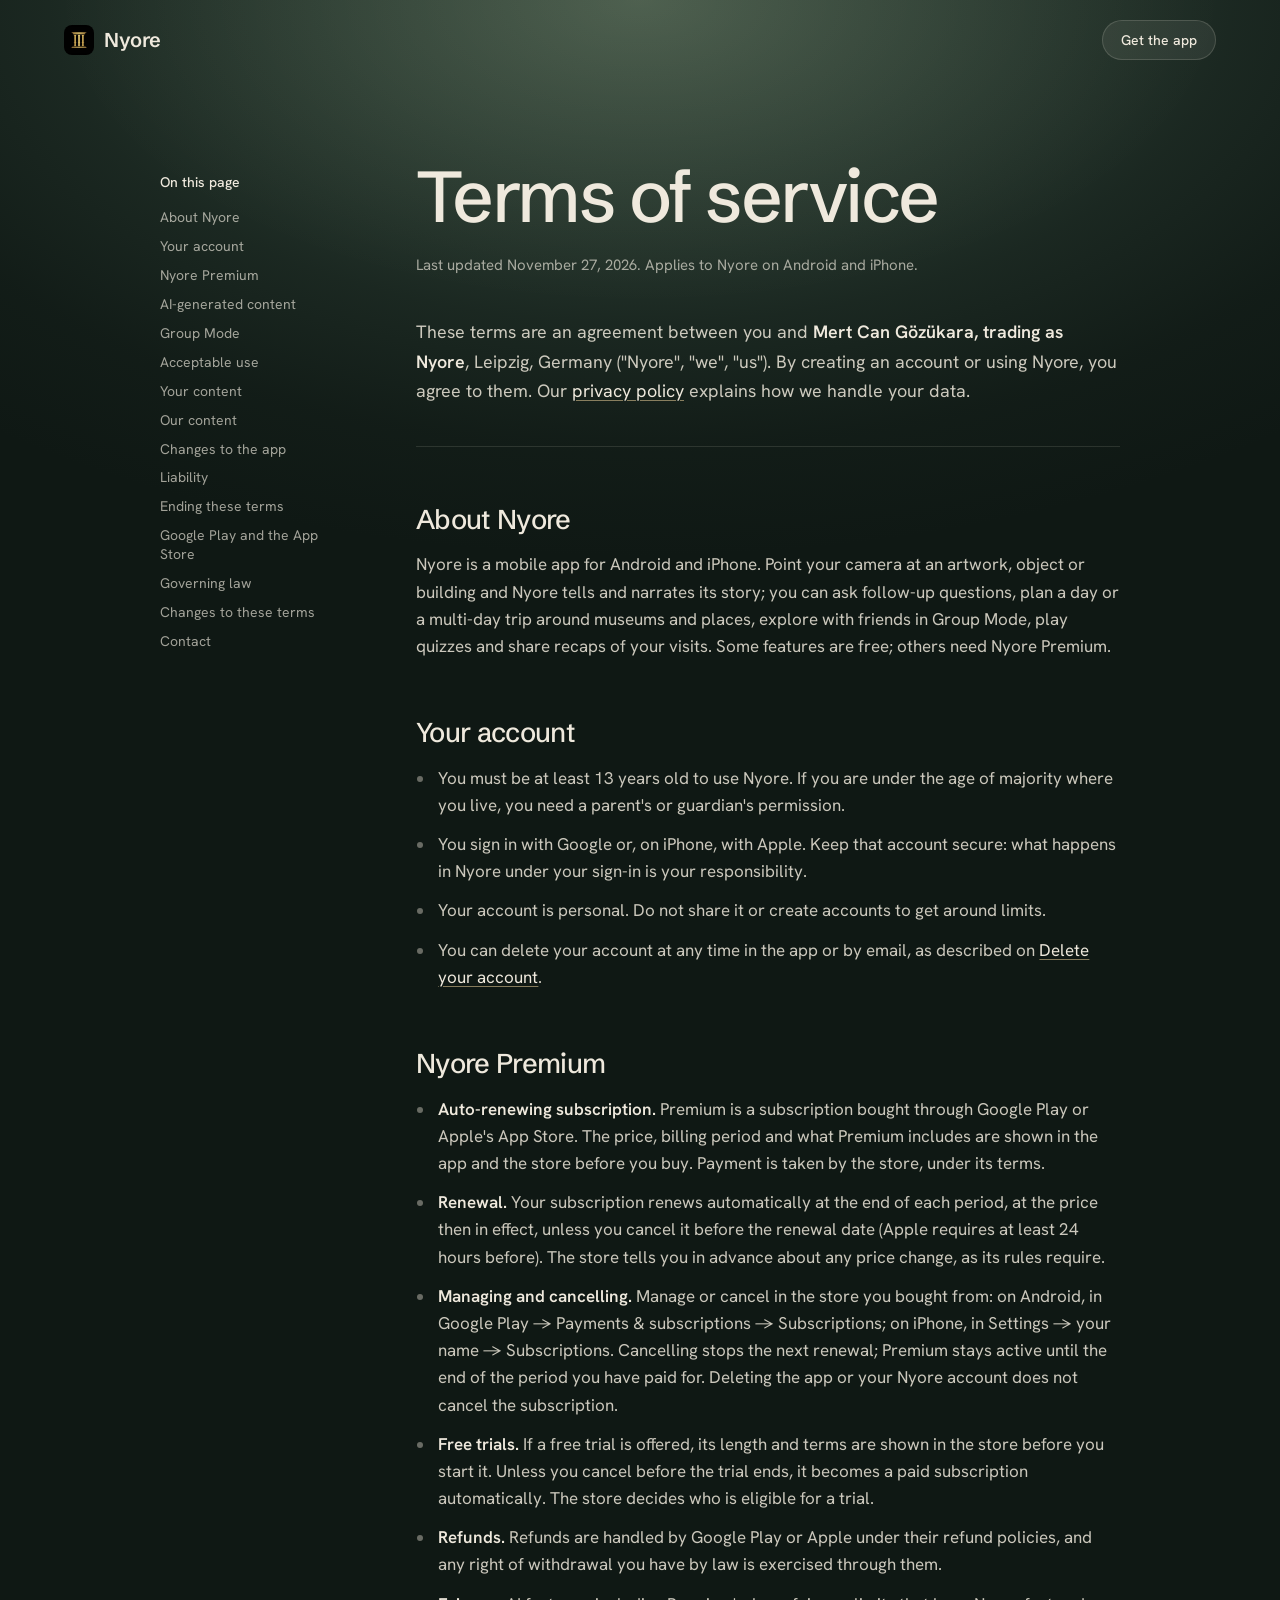
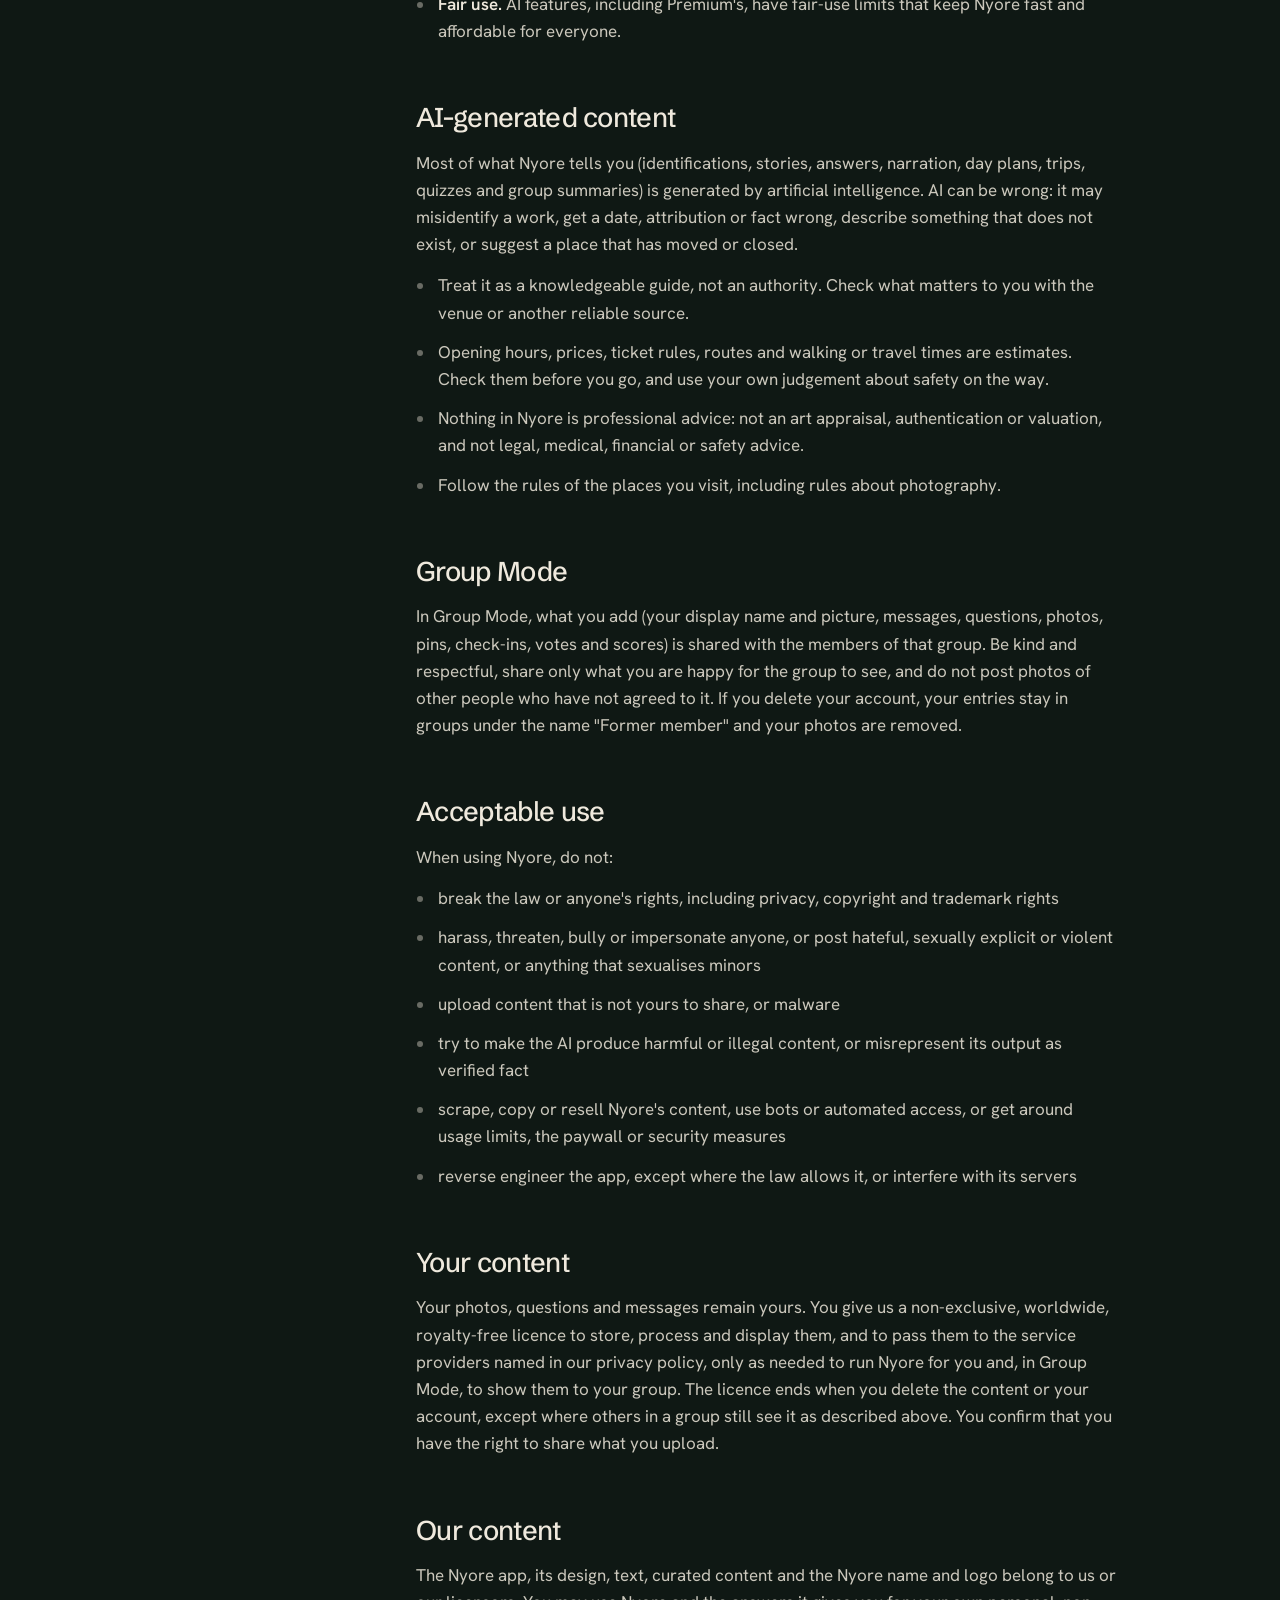
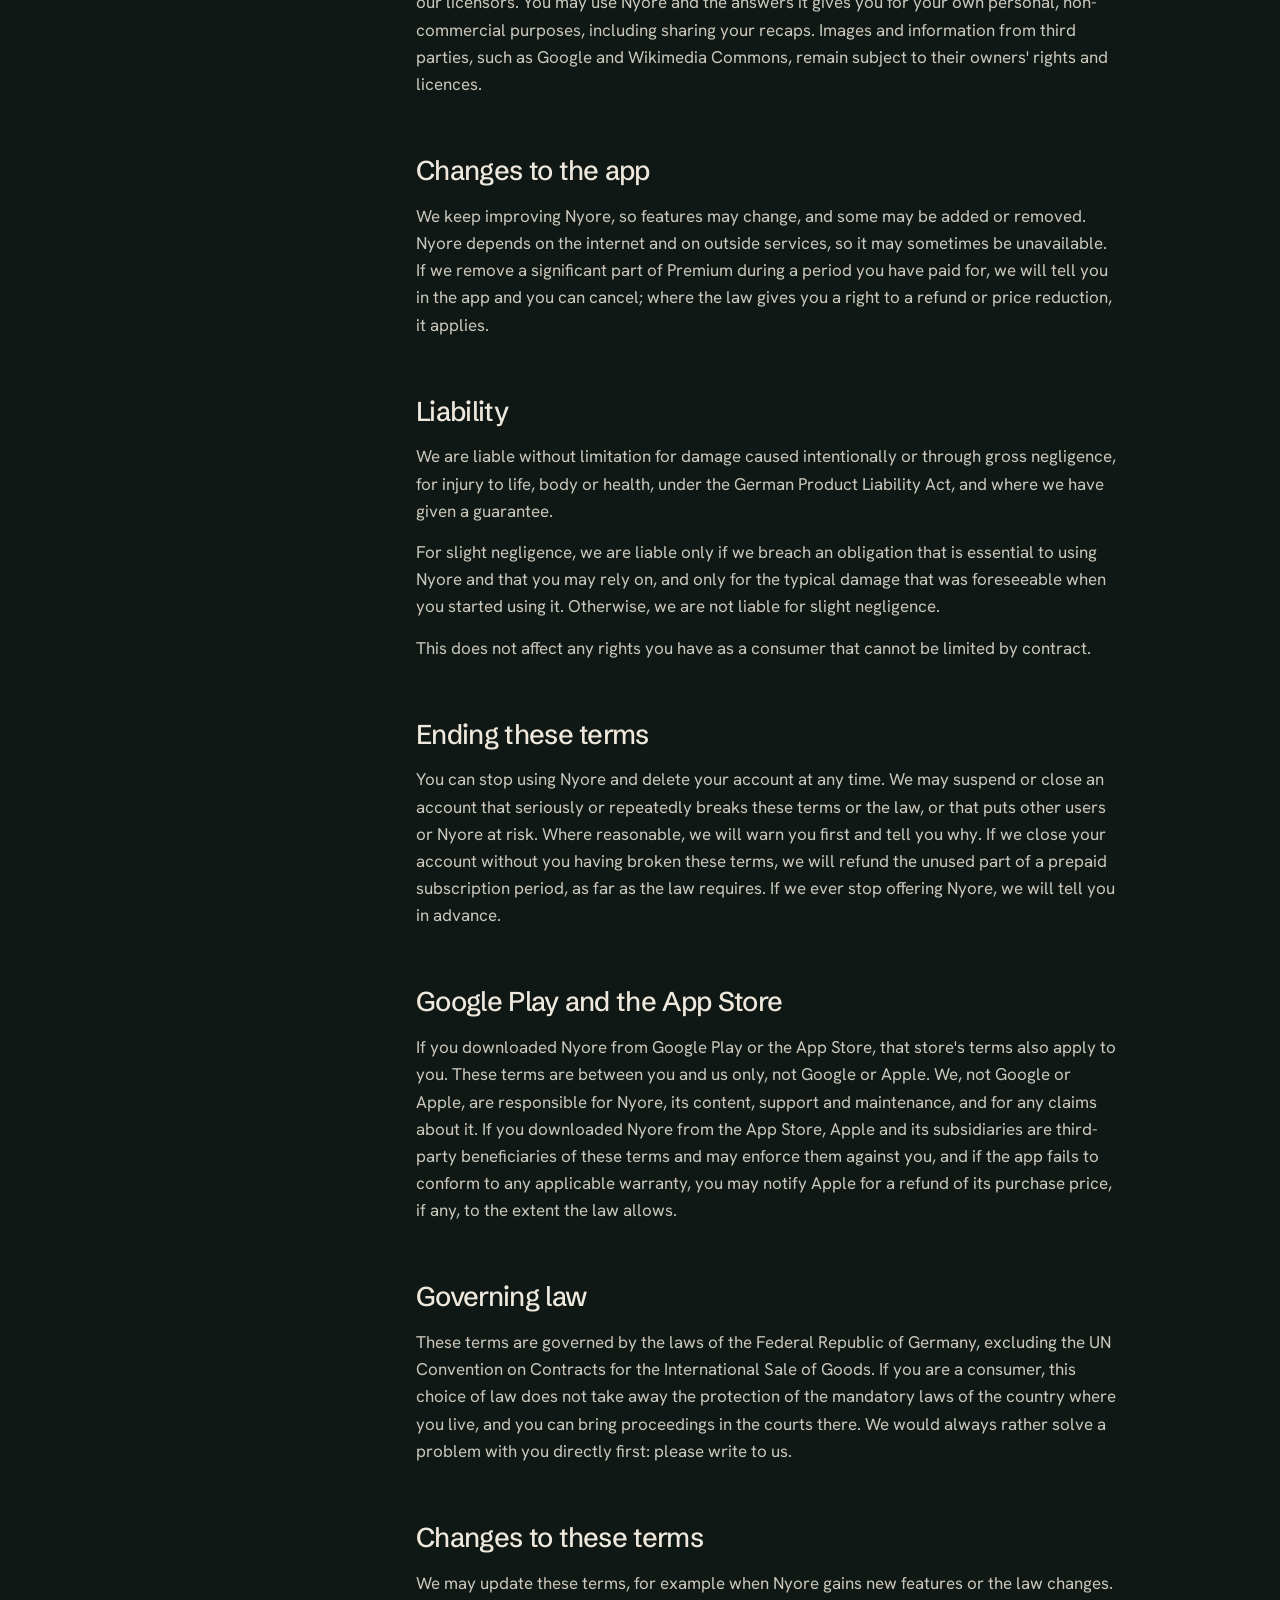
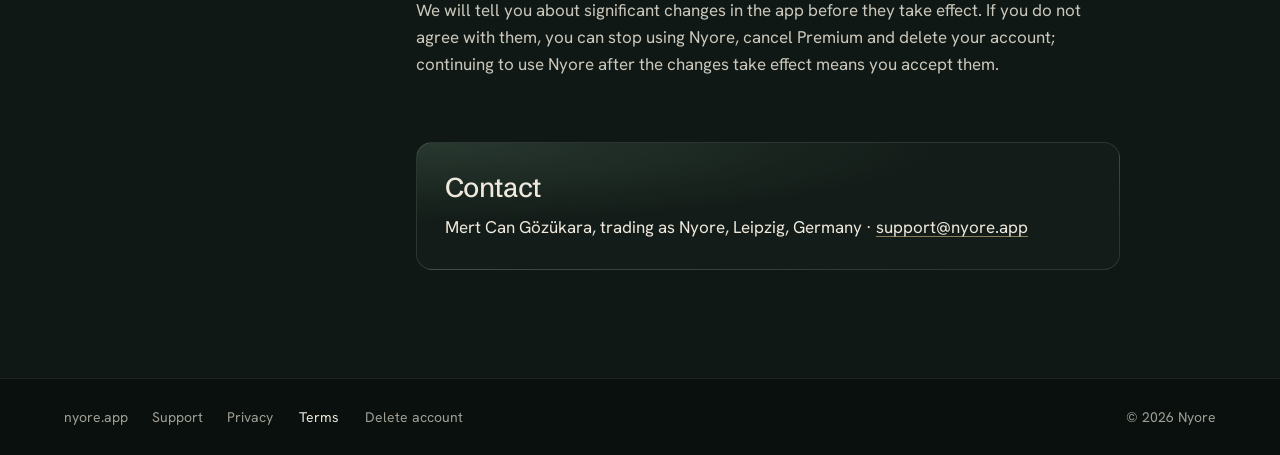
<file: terms.html>
<!doctype html>
<html lang="en">
<head>
<meta charset="UTF-8" />
<meta name="viewport" content="width=device-width,initial-scale=1,viewport-fit=cover" />
<title>Nyore: terms of service</title>
<meta name="description" content="Terms of service for Nyore, the AI guide for museums and cities, on Android and iPhone." />
<link rel="canonical" href="https://iammertg.github.io/muse-legal/terms.html" />

<meta property="og:type" content="website" />
<meta property="og:site_name" content="Nyore" />
<meta property="og:url" content="https://iammertg.github.io/muse-legal/terms.html" />
<meta property="og:title" content="Nyore: terms of service" />
<meta property="og:description" content="The terms for using Nyore and Nyore Premium." />
<meta property="og:image" content="https://www.nyore.app/assets/og.jpg" />
<meta property="og:image:width" content="1200" />
<meta property="og:image:height" content="630" />
<meta property="og:image:alt" content="The Mona Lisa lit on a green gallery wall, with Nyore's camera holding it on an iPhone" />
<meta name="twitter:card" content="summary_large_image" />
<meta name="theme-color" content="#0F1814" />

<link rel="icon" type="image/png" sizes="128x128" href="favicon.png" />
<link rel="apple-touch-icon" href="apple-touch-icon.png" />

<link rel="preconnect" href="https://fonts.googleapis.com" />
<link rel="preconnect" href="https://fonts.gstatic.com" crossorigin />
<link href="https://fonts.googleapis.com/css2?family=Schibsted+Grotesk:wght@500;600&family=Hanken+Grotesk:wght@400;500;600&display=swap" rel="stylesheet" />
<link rel="stylesheet" href="site.css" />
</head>
<body>
<header class="nav">
  <a class="brand" href="https://www.nyore.app/" aria-label="Nyore home"><img src="logo.png" width="96" height="96" alt="" />Nyore</a>
  <a class="nav-cta" href="https://www.nyore.app/">Get the app</a>
</header>

<main class="doc">
  <nav class="toc" aria-label="On this page">
    <p>On this page</p>
    <ul>
      <li><a href="#about">About Nyore</a></li>
      <li><a href="#account">Your account</a></li>
      <li><a href="#premium">Nyore Premium</a></li>
      <li><a href="#ai">AI-generated content</a></li>
      <li><a href="#groups">Group Mode</a></li>
      <li><a href="#use">Acceptable use</a></li>
      <li><a href="#your-content">Your content</a></li>
      <li><a href="#ours">Our content</a></li>
      <li><a href="#availability">Changes to the app</a></li>
      <li><a href="#liability">Liability</a></li>
      <li><a href="#termination">Ending these terms</a></li>
      <li><a href="#stores">Google Play and the App Store</a></li>
      <li><a href="#law">Governing law</a></li>
      <li><a href="#changes">Changes to these terms</a></li>
      <li><a href="#contact">Contact</a></li>
    </ul>
  </nav>

  <article class="prose">
  <h1 class="enter-1">Terms of service</h1>
  <p class="meta enter-2"><time datetime="2026-11-27">Last updated November 27, 2026</time>. Applies to Nyore on Android and iPhone.</p>

  <p class="intro enter-2">
    These terms are an agreement between you and <strong>Mert Can Gözükara, trading as Nyore</strong>,
    Leipzig, Germany ("Nyore", "we", "us"). By creating an account or using
    Nyore, you agree to them. Our <a href="privacy-policy.html">privacy policy</a> explains how we
    handle your data.
  </p>

  <section>
    <h2 id="about">About Nyore</h2>
    <p>Nyore is a mobile app for Android and iPhone. Point your camera at
      an artwork, object or building and Nyore tells and narrates its story; you can ask follow-up
      questions, plan a day or a multi-day trip around museums and places, explore with friends in
      Group Mode, play quizzes and share recaps of your visits. Some features are free; others need
      Nyore Premium.</p>
  </section>

  <section>
    <h2 id="account">Your account</h2>
    <ul>
      <li>You must be at least 13 years old to use Nyore. If you are under the age of majority where
        you live, you need a parent's or guardian's permission.</li>
      <li>You sign in with Google or, on iPhone, with Apple. Keep that account secure: what happens
        in Nyore under your sign-in is your responsibility.</li>
      <li>Your account is personal. Do not share it or create accounts to get around limits.</li>
      <li>You can delete your account at any time in the app or by email, as described on
        <a href="delete-account.html">Delete your account</a>.</li>
    </ul>
  </section>

  <section>
    <h2 id="premium">Nyore Premium</h2>
    <ul>
      <li><strong>Auto-renewing subscription.</strong> Premium is a subscription bought through
        Google Play or Apple's App Store. The price, billing period and what Premium includes are
        shown in the app and the store before you buy. Payment is taken by the store, under its
        terms.</li>
      <li><strong>Renewal.</strong> Your subscription renews automatically at the end of each period,
        at the price then in effect, unless you cancel it before the renewal date (Apple requires at
        least 24 hours before). The store tells you in advance about any price change, as its rules
        require.</li>
      <li><strong>Managing and cancelling.</strong> Manage or cancel in the store you bought from: on
        Android, in Google Play → Payments &amp; subscriptions → Subscriptions; on iPhone, in Settings →
        your name → Subscriptions. Cancelling stops the next renewal; Premium stays active until the
        end of the period you have paid for. Deleting the app or your Nyore account does not cancel
        the subscription.</li>
      <li><strong>Free trials.</strong> If a free trial is offered, its length and terms are shown in
        the store before you start it. Unless you cancel before the trial ends, it becomes a paid
        subscription automatically. The store decides who is eligible for a trial.</li>
      <li><strong>Refunds.</strong> Refunds are handled by Google Play or Apple under their refund
        policies, and any right of withdrawal you have by law is exercised through them.</li>
      <li><strong>Fair use.</strong> AI features, including Premium's, have fair-use limits that keep
        Nyore fast and affordable for everyone.</li>
    </ul>
  </section>

  <section>
    <h2 id="ai">AI-generated content</h2>
    <p>Most of what Nyore tells you (identifications, stories, answers, narration, day plans, trips,
      quizzes and group summaries) is generated by artificial intelligence. AI can be wrong: it may
      misidentify a work, get a date, attribution or fact wrong, describe something that does not
      exist, or suggest a place that has moved or closed.</p>
    <ul>
      <li>Treat it as a knowledgeable guide, not an authority. Check what matters to you with the
        venue or another reliable source.</li>
      <li>Opening hours, prices, ticket rules, routes and walking or travel times are estimates. Check
        them before you go, and use your own judgement about safety on the way.</li>
      <li>Nothing in Nyore is professional advice: not an art appraisal, authentication or valuation,
        and not legal, medical, financial or safety advice.</li>
      <li>Follow the rules of the places you visit, including rules about photography.</li>
    </ul>
  </section>

  <section>
    <h2 id="groups">Group Mode</h2>
    <p>In Group Mode, what you add (your display name and picture, messages, questions, photos,
      pins, check-ins, votes and scores) is shared with the members of that group. Be kind and
      respectful, share only what you are happy for the group to see, and do not post photos of other
      people who have not agreed to it. If you delete your account,
      your entries stay in groups under the name "Former member" and your photos are removed.</p>
  </section>

  <section>
    <h2 id="use">Acceptable use</h2>
    <p>When using Nyore, do not:</p>
    <ul>
      <li>break the law or anyone's rights, including privacy, copyright and trademark rights</li>
      <li>harass, threaten, bully or impersonate anyone, or post hateful, sexually explicit or violent
        content, or anything that sexualises minors</li>
      <li>upload content that is not yours to share, or malware</li>
      <li>try to make the AI produce harmful or illegal content, or misrepresent its output as
        verified fact</li>
      <li>scrape, copy or resell Nyore's content, use bots or automated access, or get around usage
        limits, the paywall or security measures</li>
      <li>reverse engineer the app, except where the law allows it, or interfere with its servers</li>
    </ul>
  </section>

  <section>
    <h2 id="your-content">Your content</h2>
    <p>Your photos, questions and messages remain yours. You give us a non-exclusive, worldwide,
      royalty-free licence to store, process and display them, and to pass them to the service
      providers named in our privacy policy, only as needed to run Nyore for you and, in Group Mode,
      to show them to your group. The licence ends when you delete the content or your account,
      except where others in a group still see it as described above. You confirm that you have the
      right to share what you upload.</p>
  </section>

  <section>
    <h2 id="ours">Our content</h2>
    <p>The Nyore app, its design, text, curated content and the Nyore name and logo belong to us or
      our licensors. You may use Nyore and the answers it gives you for your own personal,
      non-commercial purposes, including sharing your recaps. Images and information from third
      parties, such as Google and Wikimedia Commons, remain subject to their owners' rights and
      licences.</p>
  </section>

  <section>
    <h2 id="availability">Changes to the app</h2>
    <p>We keep improving Nyore, so features may change, and some may be added or removed. Nyore
      depends on the internet and on outside services, so it may sometimes be unavailable. If we
      remove a significant part of Premium during a period you have paid for, we will tell you in
      the app and you can cancel; where the law gives you a right to a refund or price reduction, it
      applies.</p>
  </section>

  <section>
    <h2 id="liability">Liability</h2>
    <p>We are liable without limitation for damage caused intentionally or through gross negligence,
      for injury to life, body or health, under the German Product Liability Act, and where we have
      given a guarantee.</p>
    <p>For slight negligence, we are liable only if we breach an obligation that is essential to
      using Nyore and that you may rely on, and only for the typical damage that was foreseeable when
      you started using it. Otherwise, we are not liable for slight negligence.</p>
    <p>This does not affect any rights you have as a consumer that cannot be limited by contract.</p>
  </section>

  <section>
    <h2 id="termination">Ending these terms</h2>
    <p>You can stop using Nyore and delete your account at any time. We may suspend or close an
      account that seriously or repeatedly breaks these terms or the law, or that puts other users or
      Nyore at risk. Where reasonable, we will warn you first and tell you why. If we close your
      account without you having broken these terms, we will refund the unused part of a prepaid
      subscription period, as far as the law requires. If we ever stop offering Nyore, we will tell
      you in advance.</p>
  </section>

  <section>
    <h2 id="stores">Google Play and the App Store</h2>
    <p>If you downloaded Nyore from Google Play or the App Store, that store's terms also apply to
      you. These terms are between you and us only, not Google or Apple. We, not Google or Apple, are
      responsible for Nyore, its content, support and maintenance, and for any claims about it. If
      you downloaded Nyore from the App Store, Apple and its subsidiaries are third-party
      beneficiaries of these terms and may enforce them against you, and if the app fails to conform
      to any applicable warranty, you may notify Apple for a refund of its purchase price, if any, to
      the extent the law allows.</p>
  </section>

  <section>
    <h2 id="law">Governing law</h2>
    <p>These terms are governed by the laws of the Federal Republic of Germany, excluding the UN
      Convention on Contracts for the International Sale of Goods. If you are a consumer, this choice
      of law does not take away the protection of the mandatory laws of the country where you
      live, and you can bring proceedings in the courts there. We would always rather solve a problem
      with you directly first: please write to us.</p>
  </section>

  <section>
    <h2 id="changes">Changes to these terms</h2>
    <p>We may update these terms, for example when Nyore gains new features or the law changes. We
      will tell you about significant changes in the app before they take effect. If you do not
      agree with them, you can stop using Nyore, cancel Premium and delete your account; continuing
      to use Nyore after the changes take effect means you accept them.</p>
  </section>

  <section class="note">
    <h2 id="contact">Contact</h2>
    <p>Mert Can Gözükara, trading as Nyore, Leipzig, Germany ·
      <a href="mailto:support@nyore.app">support@nyore.app</a></p>
  </section>
  </article>
</main>

<footer>
  <nav aria-label="Footer">
    <a href="https://www.nyore.app/">nyore.app</a>
    <a href="support.html">Support</a>
    <a href="privacy-policy.html">Privacy</a>
    <a href="terms.html" aria-current="page">Terms</a>
    <a href="delete-account.html">Delete account</a>
  </nav>
  <p>© <span id="y">2026</span> Nyore</p>
</footer>
<script>document.getElementById('y').textContent=new Date().getFullYear();</script>
</body>
</html>
</file>
<file: site.css>
/*
  Nyore's legal and support pages, in www.nyore.app's material: the museum-green wall under one
  ceiling spot, ivory type, Schibsted Grotesk for headings and Hanken Grotesk for reading.
  Gold is kept for focus, selection and link underlines. One entrance on load; nothing moves after it.
*/
:root{
  --wall:#0F1814;
  --wall-lit:61,85,71;
  --floor:#0A100D;
  --text:#EFE9DD;
  --read:rgba(239,233,221,.84);
  --mute:rgba(239,233,221,.66);
  --line:rgba(239,233,221,.12);
  --gold-hi:#E8CD96;
  --ivory-ink:#211D17;
  --light:255,224,178;
  --display:'Schibsted Grotesk',-apple-system,'Helvetica Neue',sans-serif;
  --body:'Hanken Grotesk',-apple-system,'Helvetica Neue',sans-serif;
  --gutter:clamp(20px,5vw,72px);
  --ease-out:cubic-bezier(.23,1,.32,1);
  --ease-enter:cubic-bezier(.16,1,.3,1);
  color-scheme:dark;
}
*,*::before,*::after{box-sizing:border-box}
html{background:var(--wall);-webkit-text-size-adjust:100%;-webkit-tap-highlight-color:transparent;scrollbar-color:rgba(239,233,221,.22) var(--wall)}
@media (prefers-reduced-motion:no-preference){html{scroll-behavior:smooth}}
/* the ceiling spot on the wall, one screen tall, so a long page does not stretch it */
body{margin:0;min-height:100vh;min-height:100svh;display:flex;flex-direction:column;color:var(--text);font:400 17px/1.6 var(--body);
  -webkit-font-smoothing:antialiased;-moz-osx-font-smoothing:grayscale;overflow-wrap:break-word;
  background:
    radial-gradient(46% 34% at 50% 0%,rgba(var(--light),.10),rgba(var(--light),.04) 55%,rgba(var(--light),0)) top center/100% 100vh no-repeat,
    radial-gradient(80% 62% at 50% 0%,rgba(var(--wall-lit),.95),rgba(var(--wall-lit),.62) 30%,rgba(var(--wall-lit),.26) 58%,rgba(var(--wall-lit),.07) 80%,rgba(var(--wall-lit),0)) top center/100% 100vh no-repeat,
    var(--wall)}
a{color:inherit;touch-action:manipulation}
img{max-width:100%;height:auto}
::selection{background:var(--gold-hi);color:var(--ivory-ink)}
:focus-visible{outline:2px solid var(--gold-hi);outline-offset:3px;border-radius:6px}

/* ─── NAV ─── */
.nav{display:flex;align-items:center;justify-content:space-between;gap:16px;
  padding:calc(18px + env(safe-area-inset-top,0px)) max(var(--gutter),env(safe-area-inset-right,0px)) 18px max(var(--gutter),env(safe-area-inset-left,0px))}
.brand{display:inline-flex;align-items:center;gap:10px;min-height:44px;text-decoration:none;font:600 20px/1 var(--display);letter-spacing:-.02em;color:var(--text)}
.brand img{width:30px;height:30px;border-radius:8px}
.nav-cta{display:inline-flex;align-items:center;min-height:40px;padding:0 18px;border-radius:999px;font:500 14px/1 var(--body);text-decoration:none;
  background:rgba(239,233,221,.08);border:1px solid rgba(239,233,221,.16);
  transition:background-color .18s ease,border-color .18s ease,transform .12s var(--ease-out)}
.nav-cta:active{transform:scale(.97)}
@media (hover:hover) and (pointer:fine){.nav-cta:hover{background:rgba(239,233,221,.14);border-color:rgba(239,233,221,.26)}}
@media (max-width:699px){.nav{padding-block:calc(10px + env(safe-area-inset-top,0px)) 10px}.nav-cta{min-height:44px}}

/* ─── PAGE ─── */
main{flex:1;width:min(100%,calc(44rem + 2 * var(--gutter)));margin:0 auto;
  padding:clamp(40px,9vh,96px) max(var(--gutter),env(safe-area-inset-right,0px)) clamp(72px,12vh,128px) max(var(--gutter),env(safe-area-inset-left,0px))}
h1,h2{font-family:var(--display);font-weight:500;letter-spacing:-.035em;text-wrap:balance;margin:0}
h1{font-size:clamp(2.75rem,7vw,4.5rem);line-height:1}
.lede{margin:20px 0 0;max-width:34rem;font-size:clamp(1.05rem,1.4vw,1.2rem);color:var(--mute);text-wrap:pretty}
h2.part{margin-top:clamp(64px,10vh,96px);font-size:clamp(1.75rem,3vw,2.25rem);line-height:1.1;letter-spacing:-.03em}

/* ─── PANELS ───
   The site's one bordered surface, as on the App Store button: a hairline all the way round and a
   faint ivory fill. A panel that is a link answers hover and press; a plain one never moves. */
.panels{display:grid;gap:12px;margin-top:clamp(40px,7vh,56px)}
@media (min-width:700px){.panels.pair{grid-template-columns:1fr 1fr}}
.panel{display:flex;flex-direction:column;padding:22px 24px 24px;border-radius:16px;border:1px solid rgba(239,233,221,.16);background:rgba(239,233,221,.04);text-decoration:none}
.panel h2,.panel h3{margin:0;font:600 1.25rem/1.25 var(--display);letter-spacing:-.02em;color:var(--text)}
.panel p{margin:6px 0 0;font-size:16px;line-height:1.55;color:var(--mute);text-wrap:pretty}
.panel .go{margin-top:auto;padding-top:18px;font:500 15px/1.3 var(--body);color:var(--text)}
a.panel{transition:background-color .18s ease,border-color .18s ease,transform .12s var(--ease-out)}
a.panel:active{transform:scale(.99)}
@media (hover:hover) and (pointer:fine){a.panel:hover{background:rgba(239,233,221,.08);border-color:rgba(239,233,221,.28)}}

/* ─── FAQ ───
   Native details and summary, so Enter and Space open them from the keyboard; full-width rules between rows. */
.faq{margin-top:24px;border-bottom:1px solid var(--line)}
.faq details{border-top:1px solid var(--line)}
.faq summary{display:flex;align-items:center;justify-content:space-between;gap:20px;min-height:64px;padding:18px 0;cursor:pointer;list-style:none;
  font:600 17px/1.4 var(--body);color:var(--text);transition:color .15s ease}
.faq summary::-webkit-details-marker{display:none}
.faq summary svg{flex:none;width:20px;height:20px;fill:none;stroke:var(--mute);stroke-width:1.6;stroke-linecap:round;transition:stroke .15s ease}
.faq summary svg .v{transform-box:fill-box;transform-origin:center;transition:transform .22s var(--ease-out)}
.faq details[open] summary svg .v{transform:scaleY(0)}
@media (hover:hover) and (pointer:fine){.faq summary:hover svg{stroke:var(--text)}}
.faq .answer{margin:0;padding:0 0 26px;max-width:38rem;color:var(--read);text-wrap:pretty}

/* ─── PROSE (the policy) ─── */
.prose .meta{margin:20px 0 0;font-size:15px;color:var(--mute)}
.prose .intro{margin:40px 0 0;padding-bottom:40px;border-bottom:1px solid var(--line);font-size:clamp(1.05rem,1.4vw,1.15rem);line-height:1.65;color:var(--read)}
.prose h2{margin:56px 0 16px;font-size:clamp(1.45rem,2.4vw,1.7rem);line-height:1.2;letter-spacing:-.025em;scroll-margin-top:24px}
.prose p,.prose li{color:var(--read)}
.prose p{margin:0 0 14px}
.prose ul{margin:0 0 14px;padding-left:1.2rem}
.prose li{margin-bottom:12px;padding-left:.2rem}
.prose li::marker{color:rgba(239,233,221,.4)}
.prose strong{color:var(--text);font-weight:600}
.prose h3{margin:32px 0 10px;font:600 1.15rem/1.3 var(--display);letter-spacing:-.015em;color:var(--text)}
/* numbered steps: the number sits in a small ivory chip, the text beside it */
.prose ol.steps{list-style:none;counter-reset:step;margin:0 0 14px;padding:0}
.prose ol.steps li{counter-increment:step;position:relative;min-height:30px;margin-bottom:14px;padding:1px 0 0 44px}
.prose ol.steps li::before{content:counter(step);position:absolute;left:0;top:-1px;display:grid;place-items:center;width:30px;height:30px;border-radius:999px;
  border:1px solid rgba(239,233,221,.16);background:rgba(239,233,221,.06);color:var(--text);font:600 14px/1 var(--display);font-variant-numeric:tabular-nums}
/* what is kept and for how long: rows closed by full-width rules, label beside value from tablet up */
.prose dl.facts{margin:8px 0 14px;border-bottom:1px solid var(--line)}
.prose dl.facts>div{padding:14px 0;border-top:1px solid var(--line)}
.prose dl.facts dt{color:var(--text);font-weight:500;line-height:1.45}
.prose dl.facts dd{margin:4px 0 0;color:var(--read);line-height:1.55}
@media (min-width:700px){.prose dl.facts>div{display:grid;grid-template-columns:minmax(0,1fr) minmax(0,1.15fr);column-gap:28px}.prose dl.facts dd{margin:0}}
.prose a,.faq .answer a{color:var(--text);text-decoration:underline;text-decoration-thickness:1px;text-underline-offset:3px;text-decoration-color:rgba(232,205,150,.55);transition:text-decoration-color .15s ease}
@media (hover:hover) and (pointer:fine){.prose a:hover,.faq .answer a:hover{text-decoration-color:var(--gold-hi)}}
/* the closing note: a hairline all the way round, the wall's lit green rising from one corner */
.prose .note{margin-top:64px;padding:clamp(22px,5vw,28px);border-radius:16px;border:1px solid var(--line);
  background:radial-gradient(120% 100% at 0% 0%,rgba(var(--wall-lit),.5),rgba(var(--wall-lit),0) 62%),rgba(239,233,221,.02)}
.prose .note h2{margin:0 0 10px}
.prose .note p{margin:0;color:var(--text)}

/* contents beside the policy, on screens wide enough to hold both */
.toc{display:none}
@media (min-width:1100px){
  main.doc{width:min(100%,calc(12rem + 4rem + 44rem + 2 * var(--gutter)));display:grid;grid-template-columns:12rem minmax(0,44rem);column-gap:4rem;align-items:start}
  .toc{display:block;position:sticky;top:32px;padding-top:10px;font-size:14px}
  .toc p{margin:0 0 10px;color:var(--text);font-weight:500}
  .toc ul{list-style:none;margin:0;padding:0}
  .toc a{display:block;padding:5px 0;line-height:1.35;color:var(--mute);text-decoration:none;transition:color .15s ease}
  .toc a:hover{color:var(--text)}
}

/* ─── FOOTER ─── */
footer{display:flex;flex-wrap:wrap;align-items:center;justify-content:space-between;column-gap:24px;
  padding:16px max(var(--gutter),env(safe-area-inset-right,0px)) calc(16px + env(safe-area-inset-bottom,0px)) max(var(--gutter),env(safe-area-inset-left,0px));
  background:var(--floor);border-top:1px solid rgba(239,233,221,.08);color:var(--mute);font-size:14px}
footer nav{display:flex;flex-wrap:wrap;column-gap:24px}
footer a{display:inline-block;min-width:44px;text-align:center;padding-block:11px;line-height:22px;text-decoration:none;transition:color .15s ease}
footer a[aria-current="page"]{color:var(--text)}
@media (hover:hover) and (pointer:fine){footer a:hover{color:var(--text)}}
footer p{margin:0;padding-block:11px;line-height:22px}

/* ─── MOTION ───
   The one entrance: the heading leads, the words and the first panels follow it in. */
@media (prefers-reduced-motion:no-preference){
  .enter-1{animation:rise .75s var(--ease-enter) .05s backwards}
  .enter-2{animation:rise-sm .7s var(--ease-enter) .17s backwards}
  .enter-3{animation:rise-sm .7s var(--ease-enter) .29s backwards}
}
@media (prefers-reduced-motion:reduce){.nav-cta:active,a.panel:active{transform:none}.faq summary svg .v{transition:none}}
@keyframes rise{from{opacity:0;transform:translateY(14px)}}
@keyframes rise-sm{from{opacity:0;transform:translateY(8px)}}
</file>
